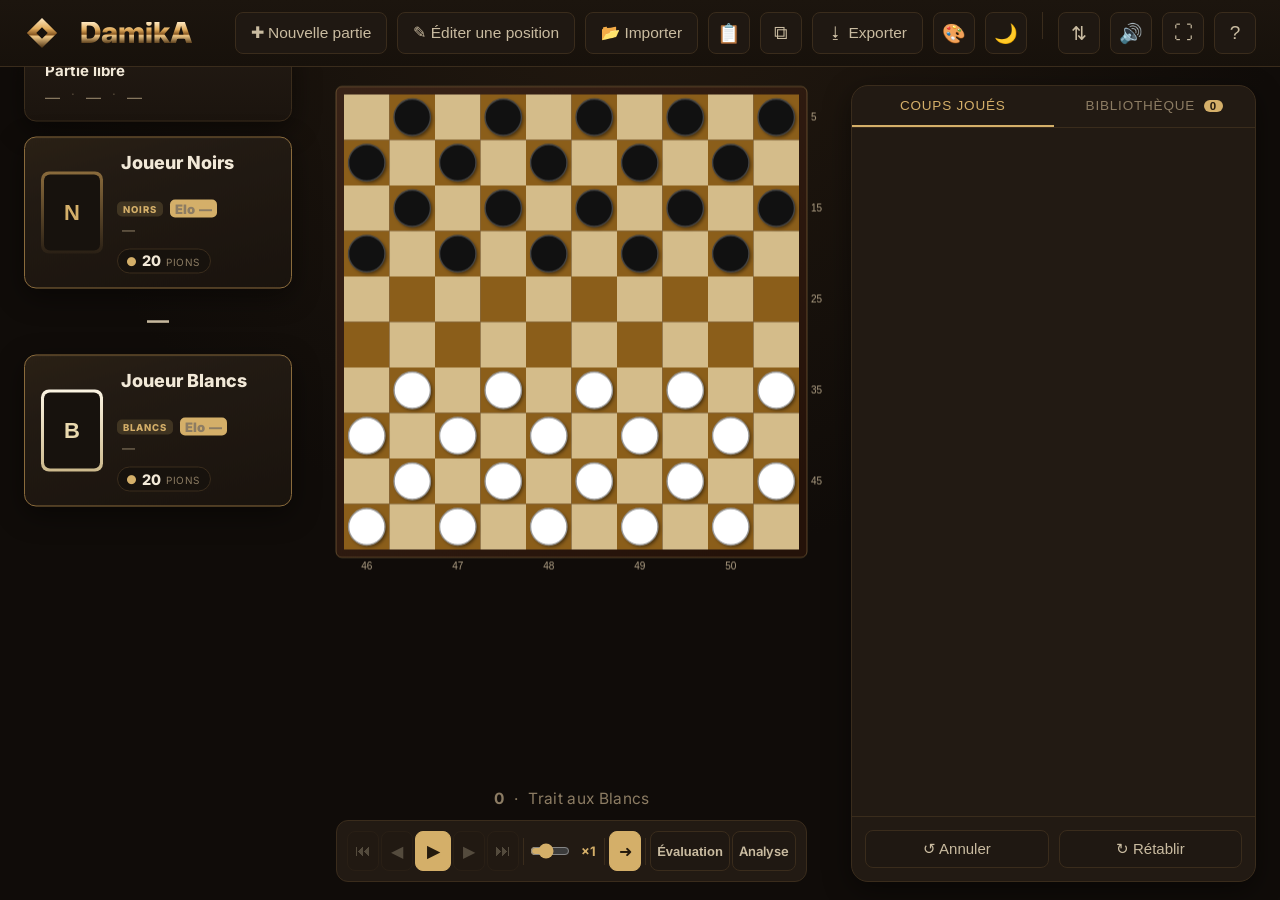
<file: index.html>
<!DOCTYPE html>
<html lang="fr" data-theme="dark">
<head>
<meta charset="UTF-8" />
<meta name="viewport" content="width=device-width, initial-scale=1, viewport-fit=cover" />
<title>DAMIKA</title>
<meta name="theme-color" content="#1a1410" />
<link rel="preconnect" href="https://fonts.googleapis.com" />
<link rel="preconnect" href="https://fonts.gstatic.com" crossorigin />
<link href="https://fonts.googleapis.com/css2?family=Inter:wght@800&display=swap" rel="stylesheet" />
<link rel="manifest" href="manifest.json" />
<link rel="icon" href="icons/icon-192.svg" type="image/svg+xml" />
<link rel="apple-touch-icon" href="icons/icon-192.svg" />
<link rel="stylesheet" href="css/style.css" />
</head>
<body>
<div id="app">

  <header class="topbar">
    <div class="topbar-inner">
      <div class="brand">
        <span class="brand-icon" aria-hidden="true">
          <svg viewBox="0 0 100 100" width="36" height="36">
            <defs>
              <!-- Couleurs pilotées par CSS (classes brand-c1..5, cf. --brand-c1..5 dans
                   style.css) plutôt que stop-color en dur : ce dégradé doit rester synchronisé
                   avec celui du wordmark (.brand-name) par thème sombre/clair. -->
              <linearGradient id="brandGrad" x1="0" y1="0" x2="0" y2="1">
                <stop offset="0%" class="brand-c1" />
                <stop offset="35%" class="brand-c2" />
                <stop offset="55%" class="brand-c3" />
                <stop offset="62%" class="brand-c4" />
                <stop offset="100%" class="brand-c5" />
              </linearGradient>
            </defs>
            <polygon points="50,8 92,50 50,92 8,50" fill="url(#brandGrad)" />
            <polygon points="50,34 66,50 50,66 34,50" class="brand-icon-cutout" />
          </svg>
        </span>
        <span class="brand-name" id="easter-egg">DamikA</span>
      </div>
      <div class="topbar-actions">
        <input type="file" id="pdn-file-input" accept=".pdn,.txt" multiple hidden />
        <button id="btn-new-game" class="action-btn" title="Nouvelle partie">✚ Nouvelle partie</button>
        <button id="btn-edit-position" class="action-btn" title="Poser une position à la main puis l'évaluer" aria-pressed="false">✎ Éditer une position</button>
        <button id="btn-import" class="action-btn" title="Importer un fichier PDN">📂 Importer</button>
        <button id="btn-paste" class="icon-btn" title="Coller une partie (presse-papier)">📋</button>
        <button id="btn-copy" class="icon-btn" title="Copier la partie (presse-papier)">⧉</button>
        <div class="dropdown" id="export-dropdown">
          <button id="btn-export" class="action-btn" title="Exporter">⭳ Exporter</button>
          <div class="dropdown-menu" id="export-menu" hidden>
            <button id="btn-export-pdn" class="dropdown-item">Format PDN</button>
            <button id="btn-export-txt" class="dropdown-item">Format TXT</button>
            <div class="dropdown-section-label">Diagramme / document</div>
            <button id="btn-export-image" class="dropdown-item">Image (PNG)</button>
            <button id="btn-export-pdf" class="dropdown-item">Partie complète (PDF)</button>
            <div class="dropdown-section-label">Partage</div>
            <button id="btn-share" class="dropdown-item">🔗 Partager (lien + QR code)</button>
          </div>
        </div>
        <div class="dropdown" id="theme-dropdown">
          <button id="btn-theme" class="icon-btn" title="Damier, pions et moteur d'analyse">🎨</button>
          <div class="dropdown-menu" id="theme-menu" hidden>
            <div class="dropdown-section-label">Damier</div>
            <div id="board-theme-options"></div>
            <div class="dropdown-section-label">Pions</div>
            <div id="piece-style-options"></div>
            <div class="dropdown-section-label">Taille des pions</div>
            <div id="piece-size-options"></div>
            <div class="dropdown-section-label">DamikA</div>
            <button id="btn-about" class="dropdown-item" title="Crédits, licence et code source">À propos de DamikA et de Scan</button>
          </div>
        </div>
        <button id="btn-ui-theme" class="icon-btn" title="Basculer thème sombre/clair">🌙</button>
        <div class="topbar-sep"></div>
        <button id="btn-flip" class="icon-btn" title="Retourner le plateau (F)">⇅</button>
        <div class="sound-control" id="sound-control">
          <button id="btn-mute" class="icon-btn" title="Couper le son">🔊</button>
          <div class="sound-popover" id="sound-popover">
            <div class="sound-popover-inner">
              <input type="range" id="sound-volume-slider" min="0" max="100" step="1">
              <span class="sound-volume-value" id="sound-volume-value">100%</span>
            </div>
          </div>
        </div>
        <button id="btn-fullscreen" class="icon-btn" title="Plein écran">⛶</button>
        <button id="btn-help" class="icon-btn" title="Raccourcis clavier (?)">?</button>
      </div>
    </div>
  </header>

  <!-- Indicateur discret "Enregistré" (apparaît quelques secondes après un enregistrement
       automatique d'une partie de la bibliothèque). position: fixed, hors flux, sans effet sur
       la mise en page. Cf. showSavedIndicator() dans main.js. -->
  <div class="save-indicator" id="save-indicator" aria-live="polite">✓ Enregistré</div>

  <main class="layout">
    <aside class="players-rail">
      <div class="game-meta-card" id="game-meta-bar">
        <span class="meta-chip meta-chip-event" data-field="Event" contenteditable="true" title="Événement">Partie libre</span>
        <div class="meta-chip-row">
          <span class="meta-chip" data-field="Site" contenteditable="true" title="Lieu">—</span>
          <span class="meta-sep">·</span>
          <span class="meta-chip" data-field="Date" contenteditable="true" title="Date">—</span>
          <span class="meta-sep">·</span>
          <span class="meta-chip" data-field="Round" contenteditable="true" title="Ronde">—</span>
        </div>
      </div>

      <div class="player-card" data-side="black">
        <button type="button" class="player-avatar-ring" data-side-ring="black" title="Changer la photo">
          <span class="player-avatar-inner" data-side-avatar="black">
            <span class="avatar-letter">N</span>
            <img class="avatar-photo" alt="" hidden>
          </span>
        </button>
        <div class="player-card-body">
          <div class="player-name-row">
            <div class="player-name" data-field="Black" contenteditable="true" spellcheck="false">Joueur Noirs</div>
            <span class="side-tag">Noirs</span>
            <span class="meta-field elo-badge" data-field="BlackElo" contenteditable="true" title="Elo">Elo —</span>
          </div>
          <div class="player-card-meta">
            <span class="meta-field" data-field="BlackTitle" contenteditable="true" title="Titre">—</span>
          </div>
          <div class="player-card-stats">
            <div class="stat-block" id="count-black">
              <i class="stat-icon">●</i>
              <span class="count-value">20</span>
              <span class="count-label">Pions</span>
            </div>
          </div>
        </div>
      </div>

      <div class="score-center" id="score-center" title="Score de la partie">
        <span class="score-center-value" id="score-value" data-field="Result" contenteditable="true" spellcheck="false">—</span>
      </div>
      <div class="player-card" data-side="white">
        <button type="button" class="player-avatar-ring" data-side-ring="white" title="Changer la photo">
          <span class="player-avatar-inner" data-side-avatar="white">
            <span class="avatar-letter">B</span>
            <img class="avatar-photo" alt="" hidden>
          </span>
        </button>
        <div class="player-card-body">
          <div class="player-name-row">
            <div class="player-name" data-field="White" contenteditable="true" spellcheck="false">Joueur Blancs</div>
            <span class="side-tag">Blancs</span>
            <span class="meta-field elo-badge" data-field="WhiteElo" contenteditable="true" title="Elo">Elo —</span>
          </div>
          <div class="player-card-meta">
            <span class="meta-field" data-field="WhiteTitle" contenteditable="true" title="Titre">—</span>
          </div>
          <div class="player-card-stats">
            <div class="stat-block" id="count-white">
              <i class="stat-icon">●</i>
              <span class="count-value">20</span>
              <span class="count-label">Pions</span>
            </div>
          </div>
        </div>
      </div>
    </aside>

    <section class="board-column">

      <div class="board-stage">
        <div class="eval-bar" id="eval-bar" hidden aria-hidden="true">
          <div class="eval-bar-white" id="eval-bar-white"></div>
          <div class="eval-bar-ticks" aria-hidden="true">
            <i class="eval-bar-tick" data-k="-2"></i><i class="eval-bar-tick" data-k="-1"></i><i class="eval-bar-tick" data-k="-0.5"></i>
            <i class="eval-bar-tick eval-bar-tick-center" data-k="0"></i>
            <i class="eval-bar-tick" data-k="0.5"></i><i class="eval-bar-tick" data-k="1"></i><i class="eval-bar-tick" data-k="2"></i>
          </div>
          <div class="eval-bar-zone" aria-hidden="true"></div>
          <div class="eval-bar-light" aria-hidden="true"></div>
          <div class="eval-bar-line"></div>
        </div>
        <div class="board-wrap">
          <canvas id="board-canvas"></canvas>
        </div>
      </div>

      <div class="status-line" id="status-line">
        <span class="tempo-delta" id="tempo-delta" title="Compteur de temps (théorie des finales)">0</span>
        <span class="status-sep">·</span>
        <span id="status-text">Trait aux Blancs</span>
      </div>

      <div class="editor-bar" id="editor-bar" hidden>
        <div class="editor-row" role="toolbar" aria-label="Pièces à poser">
          <button type="button" class="editor-tool" data-tool="wm" title="Pion blanc"><i class="editor-piece wm"></i>Pion blanc</button>
          <button type="button" class="editor-tool" data-tool="bm" title="Pion noir"><i class="editor-piece bm"></i>Pion noir</button>
          <button type="button" class="editor-tool" data-tool="wk" title="Dame blanche"><i class="editor-piece wk"></i>Dame blanche</button>
          <button type="button" class="editor-tool" data-tool="bk" title="Dame noire"><i class="editor-piece bk"></i>Dame noire</button>
          <button type="button" class="editor-tool" data-tool="erase" title="Gomme : efface la pièce de la case"><i class="editor-piece er"></i>Gomme</button>
        </div>
        <div class="editor-row">
          <span class="editor-label">Trait aux</span>
          <button type="button" class="editor-side" data-side="w" aria-pressed="true">Blancs</button>
          <button type="button" class="editor-side" data-side="b" aria-pressed="false">Noirs</button>
          <span class="editor-spacer"></span>
          <button type="button" class="editor-btn" id="editor-clear">Vider</button>
          <button type="button" class="editor-btn" id="editor-start">Position initiale</button>
        </div>
        <div class="editor-message" id="editor-message" role="status"></div>
        <div class="editor-row editor-actions">
          <button type="button" class="editor-btn" id="editor-cancel" title="Quitter sans rien changer (Échap)">Annuler</button>
          <button type="button" class="editor-btn editor-primary" id="editor-analyse" title="Jouer à partir de cette position et lancer l'évaluation">Évaluer</button>
        </div>
      </div>

      <div class="controls-bar">
        <button id="btn-first" class="ctrl-btn" title="Début (Origine)">⏮</button>
        <button id="btn-prev" class="ctrl-btn" title="Coup précédent (←)">◀</button>
        <button id="btn-play" class="ctrl-btn ctrl-btn-main" title="Lecture auto (Espace)">▶</button>
        <button id="btn-next" class="ctrl-btn" title="Coup suivant (→)">▶</button>
        <button id="btn-last" class="ctrl-btn" title="Fin">⏭</button>
        <div class="ctrl-sep"></div>
        <label class="ctrl-speed-label" title="Vitesse de lecture">
          <span class="ctrl-speed-text">Vitesse</span>
          <input type="range" id="speed-slider" min="1" max="10" value="4" step="1" />
          <span id="speed-value">×1</span>
        </label>
        <div class="ctrl-sep"></div>
        <div class="arrow-control" id="arrow-control">
          <button id="btn-toggle-arrow" class="ctrl-btn" title="Afficher/masquer la flèche du dernier coup">➜</button>
          <div class="arrow-popover" id="arrow-popover">
            <div class="arrow-popover-inner">
              <span class="arrow-popover-label">Durée</span>
              <button type="button" class="arrow-duration-btn" data-duration="0">Permanente</button>
              <button type="button" class="arrow-duration-btn" data-duration="2">2s</button>
              <button type="button" class="arrow-duration-btn" data-duration="3">3s</button>
              <button type="button" class="arrow-duration-btn" data-duration="5">5s</button>
            </div>
          </div>
        </div>
        <div class="ctrl-sep"></div>
        <button id="btn-analysis" class="ctrl-btn ctrl-btn-text" title="Évaluation en direct par le moteur : barre d'évaluation et meilleur coup (A)" aria-pressed="false">Évaluation</button>
        <a id="link-film" class="ctrl-btn ctrl-btn-text" href="film.html" title="Analyse de la partie : imprécisions cumulées et plus grosses pertes, calculées par Scan sur la partie affichée" aria-label="Analyse de la partie">Analyse</a>
      </div>
    </section>

    <aside class="side-panel">
      <div class="analysis-strip" id="analysis-strip" hidden>
        <div class="analysis-plate" id="analysis-plate" data-adv="even">
          <span class="analysis-score" id="analysis-score">…</span>
        </div>
        <div class="analysis-side">
          <span class="analysis-meta" id="analysis-meta"></span>
          <span class="analysis-best" id="analysis-best" hidden>
            Meilleur : <strong class="analysis-best-move" id="analysis-best-move"></strong>
            <span class="analysis-pv" id="analysis-pv"></span>
          </span>
        </div>
      </div>
      <div class="panel-tabs">
        <button class="panel-tab active" id="tab-moves" data-tab="moves">Coups joués</button>
        <button class="panel-tab" id="tab-library" data-tab="library">Bibliothèque <span id="library-count" class="tab-badge" hidden>0</span></button>
      </div>
      <div class="panel-body" id="panel-moves">
        <ol class="move-list" id="move-list" tabindex="0"></ol>
        <div class="panel-footer">
          <button id="btn-undo" class="text-btn">↺ Annuler</button>
          <button id="btn-redo" class="text-btn">↻ Rétablir</button>
          <button type="button" id="btn-revert-original-moves" class="text-btn revert-original-btn" title="Revenir à la version d'origine de cette partie" aria-label="Revenir à la version d'origine" hidden>⟲</button>
        </div>
      </div>
      <div class="panel-body" id="panel-library" hidden>
        <input type="file" id="library-file-input" accept=".pdn,.txt" hidden />
        <div class="library-head">
          <div class="library-head-title">
            <div class="library-name" id="library-name" contenteditable="true" spellcheck="false" data-placeholder="Bibliothèque sans nom" title="Cliquer pour nommer la bibliothèque"></div>
            <span class="library-head-count" id="library-head-count"></span>
          </div>
          <button type="button" id="btn-revert-original" class="library-icon-btn revert-original-btn" title="Revenir à la version d'origine de cette partie" aria-label="Revenir à la version d'origine" hidden>↺</button>
          <button type="button" id="btn-library-menu" class="library-icon-btn" title="Actions de la bibliothèque" aria-label="Actions de la bibliothèque" aria-haspopup="true" aria-expanded="false">⋯</button>
          <div class="library-menu" id="library-menu" hidden>
            <button type="button" id="btn-library-add-current" class="library-menu-item" title="Ajouter la partie actuellement affichée à la bibliothèque">➕ Ajouter la partie</button>
            <button type="button" id="btn-library-save" class="library-menu-item" title="Enregistre TOUTE la bibliothèque active dans un fichier .pdn">💾 Sauvegarder la bibliothèque</button>
            <button type="button" id="btn-library-open" class="library-menu-item" title="Charge un fichier .pdn (remplace la bibliothèque active)">📁 Ouvrir une bibliothèque</button>
          </div>
        </div>
        <div class="library-search-row" id="library-search-row">
          <input type="search" class="library-search-input" id="library-search-input" placeholder="Rechercher (joueur, tournoi)…" autocomplete="off" spellcheck="false">
          <div class="library-filters" role="group" aria-label="Filtrer les parties">
            <button type="button" class="library-filter-btn active" id="library-filter-all" title="Toutes les parties" aria-pressed="true">Toutes</button>
            <button type="button" class="library-filter-btn" id="library-filter-recent" title="Récentes : n'afficher que les parties ouvertes récemment" aria-pressed="false">Récentes</button>
            <button type="button" class="library-filter-btn" id="library-filter-favorites" title="Favoris : n'afficher que les parties favorites" aria-pressed="false">Favoris</button>
          </div>
        </div>
        <ul class="library-list" id="library-list"></ul>
        <div class="library-empty" id="library-empty">Aucune partie importée pour l'instant.</div>
        <div class="library-empty" id="library-filter-empty" hidden>Aucune partie dans ce filtre.</div>
      </div>
    </aside>
  </main>

  <div class="toast" id="toast" hidden></div>
  <div class="player-photo-popover" id="player-photo-popover" hidden>
    <div class="player-photo-popover-title" id="player-photo-popover-title">Photo du joueur</div>
    <input type="file" id="player-photo-file-input" accept="image/*" hidden>
    <button type="button" class="text-btn" id="player-photo-choose-file">📁 Choisir un fichier</button>
    <div class="player-photo-popover-sep">ou</div>
    <input type="text" id="player-photo-url-input" placeholder="Coller l'URL d'une photo (ex. Toernooibase)">
    <button type="button" class="text-btn" id="player-photo-use-url">Utiliser cette URL</button>
    <div class="player-photo-popover-sep">ou</div>
    <button type="button" class="text-btn" id="player-photo-fetch-toernooibase" title="Recherche automatique par nom sur Toernooibase">🔍 Récupérer sur Toernooibase</button>
    <div class="player-photo-popover-actions">
      <button type="button" class="text-btn" id="player-photo-remove">Retirer la photo</button>
      <button type="button" class="text-btn" id="player-photo-close">Fermer</button>
    </div>
  </div>
  <div class="move-comment-popover" id="move-comment-popover" hidden>
    <div class="move-annotation-row" id="move-annotation-row">
      <button type="button" class="move-annotation-btn" data-symbol="!" title="Bon coup (!)">!</button>
      <button type="button" class="move-annotation-btn" data-symbol="?" title="Coup faible (?)">?</button>
      <button type="button" class="move-annotation-btn" data-symbol="!!" title="Excellent coup (!!)">!!</button>
      <button type="button" class="move-annotation-btn" data-symbol="??" title="Gaffe (??)">??</button>
    </div>
    <textarea id="move-comment-input" placeholder="Commentaire sur ce coup…" rows="7"></textarea>
    <label class="move-comment-diagram-toggle">
      <input type="checkbox" id="move-comment-diagram">
      Inclure un diagramme de cette position dans l'export PDF
    </label>
    <div class="move-comment-actions">
      <button id="move-comment-close" class="text-btn">Fermer</button>
    </div>
  </div>
  <div class="dropzone-overlay" id="dropzone-overlay" hidden>
    <div class="dropzone-message">Déposer le fichier PDN ici</div>
  </div>
  <div class="confirm-overlay" id="confirm-overlay" hidden>
    <div class="confirm-box">
      <div class="confirm-message" id="confirm-message"></div>
      <div class="confirm-actions">
        <button id="confirm-cancel" class="text-btn">Annuler</button>
        <button id="confirm-ok" class="action-btn confirm-ok-btn">Confirmer</button>
      </div>
    </div>
  </div>
  <div class="confirm-overlay" id="export-image-overlay" hidden>
    <div class="confirm-box">
      <div class="confirm-message">Exporter le diagramme en image</div>
      <div class="export-image-format-row">
        <label><input type="radio" name="export-image-format" value="png" checked> PNG</label>
        <label><input type="radio" name="export-image-format" value="jpeg"> JPEG</label>
      </div>
      <div class="confirm-actions">
        <button id="export-image-cancel" class="text-btn">Annuler</button>
        <button id="export-image-ok" class="action-btn confirm-ok-btn">Exporter</button>
      </div>
    </div>
  </div>
  <div class="confirm-overlay" id="share-overlay" hidden>
    <div class="confirm-box share-box">
      <div class="share-title">Partager la partie</div>
      <div class="share-warning" id="share-warning" hidden></div>
      <div class="share-body" id="share-body">
        <div class="share-link-row">
          <input type="text" id="share-link-input" readonly>
          <button type="button" class="text-btn" id="share-copy-btn">Copier le lien</button>
        </div>
        <div class="share-qr" id="share-qr"></div>
      </div>
      <div class="confirm-actions">
        <button id="share-close-btn" class="text-btn">Fermer</button>
      </div>
    </div>
  </div>
  <div class="confirm-overlay" id="help-overlay" hidden>
    <div class="confirm-box help-box">
      <div class="help-header">
        <div class="help-title">Raccourcis clavier</div>
        <button type="button" class="help-close-x" id="help-close-x" title="Fermer" aria-label="Fermer">✕</button>
      </div>
      <div class="help-shortcuts">
        <div class="help-row"><div class="help-keys"><kbd>←</kbd></div><span>Coup précédent</span></div>
        <div class="help-row"><div class="help-keys"><kbd>→</kbd></div><span>Coup suivant</span></div>
        <div class="help-row"><div class="help-keys"><kbd>Espace</kbd></div><span>Lecture automatique (marche/pause)</span></div>
        <div class="help-row"><div class="help-keys"><kbd>F</kbd></div><span>Retourner le plateau</span></div>
        <div class="help-row"><div class="help-keys"><kbd>A</kbd></div><span>Évaluation en direct (barre d'évaluation, score, meilleur coup)</span></div>
        <div class="help-row"><div class="help-keys"><kbd>Ctrl</kbd><span class="help-key-plus">+</span><kbd>S</kbd></div><span>Enregistrer les modifications de la partie active</span></div>
        <div class="help-row"><div class="help-keys"><kbd>Ctrl</kbd><span class="help-key-plus">+</span><kbd>V</kbd></div><span>Coller une partie (presse-papier)</span></div>
        <div class="help-row"><div class="help-keys"><kbd>Échap</kbd></div><span>Fermer la fenêtre ouverte (commentaire, photo, cette aide...)</span></div>
        <div class="help-row"><div class="help-keys"><kbd>?</kbd></div><span>Afficher cette aide</span></div>
      </div>
      <button type="button" class="help-about-link" id="help-about-link">À propos de DamikA et de Scan…</button>
    </div>
  </div>
  <!-- Écran « À propos » (P25) : crédit de Scan (GPL-3.0), liens vers le code et les licences. Ouvert depuis le menu 🎨
       ou depuis l'aide (touche ?). Les liens relatifs pointent des fichiers publiés avec le site (deploy.ps1). -->
  <div class="confirm-overlay" id="about-overlay" hidden>
    <div class="confirm-box help-box about-box" role="dialog" aria-modal="true" aria-labelledby="about-title">
      <div class="help-header">
        <div class="help-title" id="about-title">À propos de DamikA</div>
        <button type="button" class="help-close-x" id="about-close-x" title="Fermer" aria-label="Fermer">✕</button>
      </div>
      <p class="about-credit" id="about-credit">Moteur : <a href="https://github.com/rhalbersma/scan" target="_blank" rel="noopener"><strong>Scan 3.1</strong></a>, de <strong>Fabien Letouzey</strong> — licence GPL-3.0-or-later.</p>
      <p class="about-text">DamikA est une application de visuel et d'analyse pour les dames internationales (10×10). DamikA est publié sous licence GPL-3.0 ou ultérieure.</p>
      <ul class="about-links">
        <li><a href="LICENSE" target="_blank" rel="noopener">Licence GPL-3.0</a> (texte complet) · <a href="NOTICE" target="_blank" rel="noopener">NOTICE</a> (autres composants)</li>
        <li><a href="https://github.com/Mikado1666/DamikA" target="_blank" rel="noopener">Code de DamikA</a> · <a href="third_party/scan/BUILD.txt" target="_blank" rel="noopener">source exact du binaire de Scan</a></li>
      </ul>
    </div>
  </div>
</div>

<script src="js/vendor/jspdf.umd.min.js"></script>
<script src="js/vendor/lz-string.min.js"></script>
<script src="js/vendor/qrcode.min.js"></script>
<script type="module" src="js/main.js"></script>
</body>
</html>
</file>
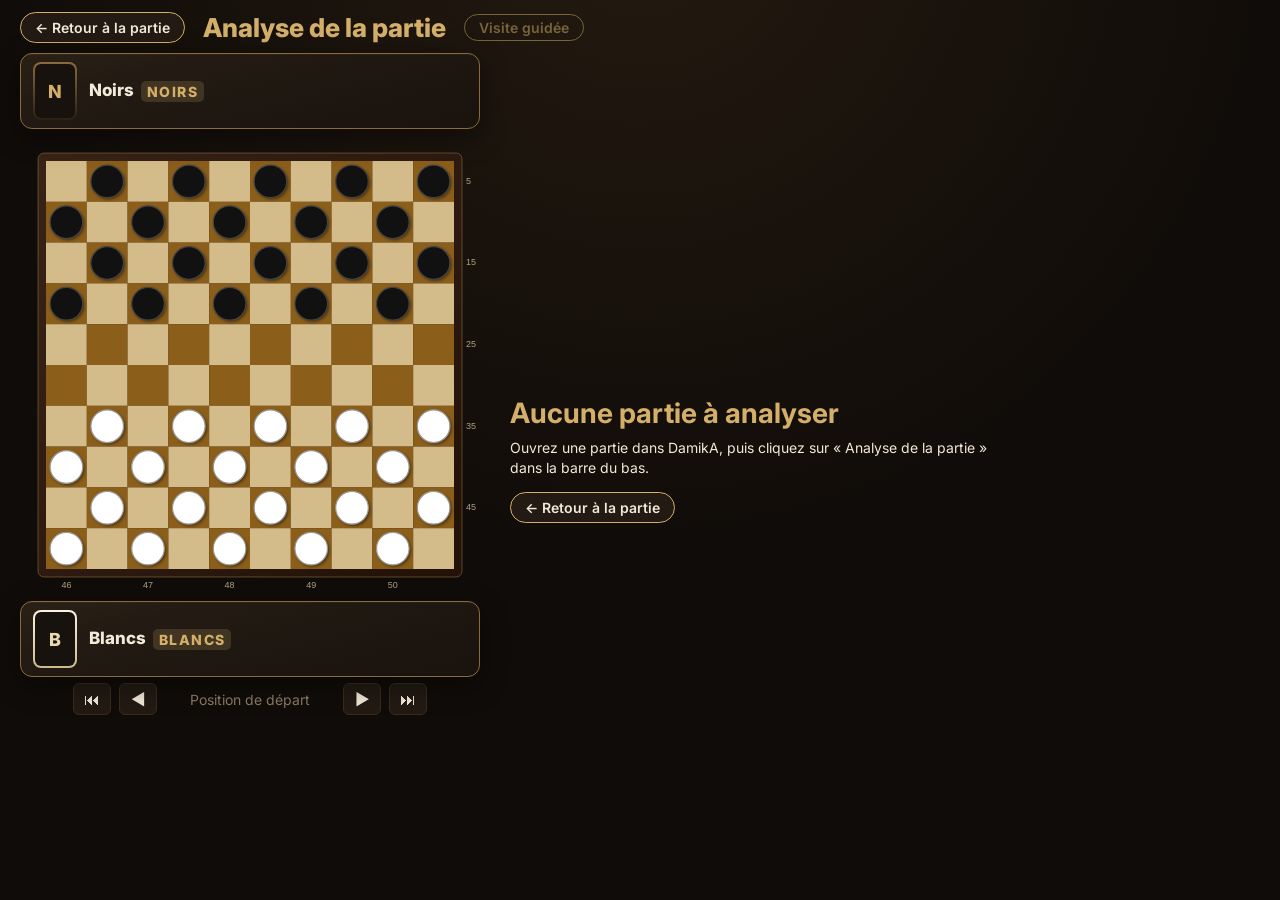
<file: film.html>
<!doctype html>
<html lang="fr">
<head>
<meta charset="utf-8" />
<meta name="viewport" content="width=device-width, initial-scale=1" />
<title>Analyse de la partie — DamikA</title>
<link rel="preconnect" href="https://fonts.googleapis.com" />
<link rel="preconnect" href="https://fonts.gstatic.com" crossorigin />
<link href="https://fonts.googleapis.com/css2?family=Inter:wght@800&display=swap" rel="stylesheet" />
<link rel="stylesheet" href="css/style.css" />
<link rel="stylesheet" href="css/film.css" />
</head>
<body>
<main class="film" id="film">
  <header class="film-head">
    <a class="film-back" href="index.html" title="Revenir à la partie dans DamikA">← Retour à la partie</a>
    <h1 class="film-title">Analyse de la partie</h1>
    <button type="button" class="film-tour-btn" id="film-tour-btn" disabled title="Disponible quand l'analyse est terminée">Visite guidée</button>
    <div class="film-progress" id="film-progress" role="status" hidden>
      <span class="film-progress-label" id="film-progress-label"></span>
      <span class="film-progress-bar"><span class="film-progress-fill" id="film-progress-fill"></span></span>
      <button type="button" class="film-game-btn" id="film-cancel">Annuler</button>
    </div>
    <nav class="film-games" id="film-games" aria-label="Parties (mode test)" hidden></nav>
  </header>

  <section class="film-board-col" aria-label="Damier">
    <div class="film-info" id="film-info" hidden></div>
    <div class="film-players film-players-top" id="film-top"></div>
    <div class="film-board-wrap"><canvas id="film-board" aria-label="Damier de la position choisie"></canvas></div>
    <div class="film-players film-players-bottom" id="film-bottom"></div>
    <div class="film-nav">
      <button type="button" id="film-first" title="Début">⏮</button>
      <button type="button" id="film-prev" title="Coup précédent (←)">◀</button>
      <span class="film-ply" id="film-ply"></span>
      <button type="button" id="film-next" title="Coup suivant (→)">▶</button>
      <button type="button" id="film-last" title="Fin">⏭</button>
    </div>
  </section>

  <section class="film-side" id="film-side">
    <div class="film-msg" id="film-msg" role="status">
      <h2 id="film-msg-title"></h2>
      <p id="film-msg-text"></p>
      <a class="film-back" href="index.html">← Retour à la partie</a>
    </div>
    <div class="film-panel film-story" id="film-story-panel">
      <div class="story-head"><h2>Le récit de la partie</h2><button type="button" class="mc-btn story-more" id="film-story-more" hidden aria-expanded="false">Lire la suite</button></div>
      <div class="film-story-text" id="film-story-text"></div>
      <div class="film-story-pop" id="film-story-pop" role="dialog" aria-label="Le récit de la partie" hidden>
        <div class="story-head"><h2>Le récit de la partie</h2><button type="button" class="mc-btn" id="film-story-close">Fermer</button></div>
        <div class="story-pop-text" id="film-story-pop-text"></div>
      </div>
    </div>
    <div class="film-panel film-chart-panel">
      <div class="film-panel-head">
        <div class="film-head-left">
          <div class="film-toggle" role="group" aria-label="Courbe affichée">
            <button type="button" class="active" data-view="eval" aria-pressed="true">Évaluation</button>
            <button type="button" data-view="cum" aria-pressed="false">Imprécisions cumulées</button>
          </div>
          <span class="film-help" tabindex="0" role="note" aria-label="Aide sur la courbe"><span class="film-help-q">?</span><span class="film-help-tip" id="film-help-chart"></span></span>
        </div>
        <div class="film-zoom" role="group" aria-label="Zoom sur la courbe" title="Zoom : Ctrl + molette, ou glisser sur la courbe">
          <button type="button" id="film-zoom-out" class="zb" aria-label="Zoom arrière" disabled>−</button>
          <button type="button" id="film-zoom-in" class="zb" aria-label="Zoom avant">+</button>
          <button type="button" id="film-zoom-all" class="zb zb-text" hidden>Tout voir</button>
        </div>
        <div class="film-legend" id="film-legend"></div>
      </div>
      <div class="film-chart-box" id="film-chart-box"><svg id="film-chart" viewBox="0 0 600 250" preserveAspectRatio="xMidYMid meet" role="img" aria-label="Courbe d'évaluation de la partie, vue des Blancs"></svg><div class="film-sel" id="film-sel" hidden></div>
        <div class="film-bubble" id="film-bubble" role="dialog" aria-label="Détail du moment critique" tabindex="-1" hidden></div></div>
      <div class="film-zoombar" id="film-zoombar">
        <div class="film-zoomnav" id="film-zoomnav" hidden>
          <button type="button" id="film-pan-l" class="zb" title="Reculer dans la partie" aria-label="Plage précédente">◀</button>
          <div class="film-zoomtrack" id="film-nav"><div class="film-nav-thumb" id="film-nav-thumb"></div></div>
          <button type="button" id="film-pan-r" class="zb" title="Avancer dans la partie" aria-label="Plage suivante">▶</button>
        </div>
      </div>
      <div class="film-pills" id="film-pills" role="group" aria-label="Moments critiques" hidden></div>
    </div>
  </section>

  <footer class="film-foot" id="film-foot"></footer>
</main>
<div class="film-tip" id="film-tip" hidden aria-hidden="true">
  <div class="film-tip-board"><canvas id="film-tip-canvas"></canvas></div>
  <div class="tip-move" id="film-tip-move"></div>
  <div class="tip-eval" id="film-tip-eval"></div>
  <div class="tip-fault" id="film-tip-fault" hidden></div>
</div>
<div class="film-tour" id="film-tour" hidden>
  <svg class="tour-veil" id="tour-veil" aria-hidden="true"></svg>
  <div class="tour-bubble" id="tour-bubble" role="dialog" aria-modal="true" aria-labelledby="tour-title" aria-describedby="tour-text" tabindex="-1">
    <div class="tour-step" id="tour-step"></div>
    <h2 class="tour-title" id="tour-title"></h2>
    <p class="tour-text" id="tour-text"></p>
    <div class="tour-btns">
      <button type="button" class="mc-btn tour-quit" id="tour-quit">Quitter</button>
      <button type="button" class="mc-btn tour-prev" id="tour-prev">Précédent</button>
      <button type="button" class="mc-btn tour-next" id="tour-next">Suivant</button>
    </div>
  </div>
</div>
<script type="module" src="js/film.js"></script>
</body>
</html>
</file>
<file: css/style.css>
/* ---------- Thème sombre (défaut) ---------- */
:root {
  --bg-0: #100c09;
  --bg-1: #17120d;
  --bg-2: #1f1812;
  --panel: #221a13;
  --panel-border: #3a2c1c;
  --text-0: #f2e9d8;
  --text-1: #c9bba0;
  --text-2: #8c7c63;
  /* Largeur du panneau de droite (Bloc 3) : valeur UNIQUE et FIXE, jamais élargie par son contenu
     (sinon BoardRenderer.resize(), qui mesure ce panneau, rétrécit le damier). */
  --side-panel-w: 405px;
  --gold: #d4af69;
  --gold-soft: rgba(212, 175, 105, 0.18);
  --gold-dim: #8a6b3c;
  --accent-white: #f2e9d8;
  --accent-black: #171310;
  --success: #7ad3a0;
  --danger: #e2694f;
  --radius-lg: 17px;
  --radius-md: 12px;
  --radius-sm: 8px;
  --shadow-panel: 0 8px 28px rgba(0, 0, 0, 0.45);
  color-scheme: dark;

  /* Dégradé du logo "DamikA" (wordmark .brand-name ET losange .brand-icon, cf. les <stop
     class="brand-c*"> du SVG inline dans index.html — un dégradé unique piloté par ces 5
     variables, pour que les deux éléments du logo restent synchronisés par thème). */
  --brand-c1: #ffe9c2;
  --brand-c2: #e0ab5c;
  --brand-c3: #8a5a24;
  --brand-c4: #f0c887;
  --brand-c5: #4a2f10;
  --brand-gradient: linear-gradient(180deg, var(--brand-c1) 0%, var(--brand-c2) 35%, var(--brand-c3) 55%, var(--brand-c4) 62%, var(--brand-c5) 100%);

  /* Header (fond du bandeau du haut) */
  --header-grad-1: #1c150e;
  --header-grad-2: #17110b;

  /* Damier (canvas) : cadre, coordonnées, surbrillances, flèche — lus par board.js via
     getComputedStyle() (cf. BoardRenderer.applyUiTheme()). Le thème de damier "Bois" (celui
     par défaut, cf. BOARD_THEMES dans board.js) suit ces variables ; les 3 autres thèmes de
     damier (Ardoise/Vert/Beige, choix cosmétique indépendant) restent fixes quel que soit le
     thème d'interface. */
  --board-frame-1: #3a2418;
  --board-frame-2: #241209;
  --board-frame-border: rgba(212, 175, 105, 0.35);
  --board-light: #d4bc8a;
  --board-dark: #8b5e1a;
  --board-dark-hl: #b07820;
  --coord-text: rgba(230, 210, 175, 0.75);
  --select-stroke: #ffd76a;
  --select-glow: rgba(255, 215, 106, 0.7);
  --mandatory-color: 255, 140, 40;
  --target-color: rgba(120, 220, 180, 0.55);
  --arrow-color: #5bc8ff;
  /* Analyse (étage 2b) : flèche du MEILLEUR coup (distincte de --arrow-color, dernier coup),
     barre d'évaluation (part blanche / part sombre). */
  --best-arrow-color: #7ddc6a;
  --eval-white-1: #fffaf0;
  --eval-white-2: #e6d4ab;
  --eval-dark-1: #7a6c5e;
  --eval-dark-2: #3d342c;
  --eval-border: rgba(226, 190, 120, 0.9);
  --eval-glow: rgba(255, 205, 100, 0.85);
  --eval-light: rgba(255, 210, 110, 1);
  --eval-zone: rgba(255, 200, 80, 0.38);
  --eval-tick: rgba(170, 156, 136, 0.95);
  /* Écran d'analyse (P41) : pastilles des fautes signalées, une couleur par gravité, et chiffre posé dessus. */
  --fault-light: #e8c25a;
  --fault-mid: #f08a3c;
  --fault-major: #ff6a55;
  --fault-on: #1a120a;
  /* Visite guidée de l'écran d'analyse (P49) : voile sur le reste de l'écran, contour doré de la zone expliquée (clair sur le voile, 3:1 exigé). */
  --tour-veil: rgba(6, 4, 2, 0.74);
  --tour-ring: #f0cf85;
  /* Plaque de score (grand nombre sous le damier) : un fond par camp qui a l'avantage. */
  --plate-white-bg: linear-gradient(180deg, #fff8e6 0%, #ecdcb6 100%);
  --plate-white-fg: #2a1c0a;
  --plate-black-bg: linear-gradient(180deg, #403730 0%, #161210 100%);
  --plate-black-fg: #f6ecd8;
  --plate-even-bg: linear-gradient(180deg, #2c2116 0%, #1a130c 100%);
  --plate-mate-bg: linear-gradient(180deg, #ffe9a8 0%, #d9a441 100%);
  --plate-mate-fg: #2a1805;
  --black-name-accent: #c9a06a;
  /* Fond des chips/boutons "pleins" (elo-badge, .tab-badge, bouton lecture, coup courant) :
     DISTINCT de --gold (couleur d'accent TEXTE, assombrie en thème clair pour rester lisible
     sur fond crème — donc trop proche du texte #241a0d une fois utilisée en fond de pastille
     pleine). --gold-chip reste assez clair/saturé pour un texte foncé dessus, dans tous les
     thèmes. */
  --gold-chip: #d4af69;

  /* "Plaque tournoi" (fond des cartes joueurs et du bloc infos tournoi, cf. .player-card et
     .game-meta-card) : dégradé décoratif volontairement sombre en thème sombre (contraste
     avec le fond, cf. --panel qui n'apparaît qu'au centre du dégradé). En thème clair, ces
     extrémités doivent elles aussi s'éclaircir : sinon le texte tertiaire (--text-2, assombri
     pour lire sur fond clair) se retrouve en texte sombre SUR fond sombre à ces endroits du
     dégradé — c'était le bug "Série Nationale illisible" (retour Mickaël). */
  --plaque-1: #2a2015;
  --plaque-2: #19130d;
  --meta-plaque: #1b140e;
  /* Variables sémantiques ajoutées pour la lisibilité du thème clair : ici (thème sombre) elles
     reprennent EXACTEMENT les valeurs qui étaient en dur, le thème sombre ne change pas. */
  --gold-text: var(--gold);            /* couleur d'accent utilisée comme TEXTE */
  --gold-accent: #d4af69;               /* or "décoratif" (jauge, survol) : jamais assombri */
  --bg-glow: #241a10;                   /* centre du dégradé du fond de page */
  --on-gold: #241a0d;                   /* texte sur fond --gold-accent */
  --side-tag-bg: var(--gold-soft);      /* pastille BLANCS / NOIRS des cartes joueurs */
  --side-tag-fg: var(--gold);
  --elo-badge-fg: var(--text-2);
  --meta-sep-opacity: 0.5;
  --chip-border: var(--gold-chip);      /* contour des boutons "pleins" dorés (lecture, Analyse, durée active) */
  --on-danger: var(--accent-white);
  --best-move-text: var(--best-arrow-color);
  --avatar-ring-white: linear-gradient(180deg, #fbf4e3, #ccb98c);
  --avatar-ring-black: linear-gradient(180deg, #8a6b3c, #2a2015);
  --avatar-bg-white: var(--bg-1);
  --avatar-bg-black: var(--bg-1);
  --avatar-letter-white: #e9d9ae;
  --avatar-letter-black: var(--gold);
}

/* ---------- Thème clair "Miel doré" (caramel/miel) ---------------------------------------
   Toggle Sombre/Clair dans le bandeau (main.js), persisté dans localStorage. Le thème sombre
   ci-dessus reste le défaut. */
:root[data-theme="light"] {
  --bg-0: #ddd2ba;
  --bg-1: #d8c59d;
  --bg-2: #cfb47e;
  --panel: #e6d9be;
  --panel-border: #7d5c30;
  --text-0: #2c1a05;
  --text-1: #402a0b;
  /* Assombri par rapport à un simple "text-1 éclairci" : à ce niveau de luminosité (#97794c),
     le texte tertiaire (libellé "Pions", titre MI/GMI, ligne secondaire du bloc tournoi...)
     devenait illisible sur les fonds clairs/plaques du thème (retour Mickaël). */
  --text-2: #4d3410;
  --gold: #7c500e;
  --gold-soft: rgba(200, 144, 46, 0.18);
  --gold-dim: #6e4710;
  --accent-white: #3a2408;
  --accent-black: #fbf1de;
  --success: #1a6340;
  --danger: #7e2312;
  --shadow-panel: 0 6px 20px rgba(70, 42, 8, 0.32);
  color-scheme: light;

  /* Dégradé du logo (wordmark ET losange, cf. --brand-c1..5 plus haut) assombri
     spécifiquement pour ce thème : la version bronze/doré du thème sombre (tons clairs
     #ffe9c2/#f0c887) se fondait dans le fond miel/caramel une fois ce thème actif (retour
     Mickaël) — mêmes teintes bronze, mais nettement plus sombres, pour rester lisibles sur
     ce fond clair (pas de contour ni d'ombre portée). */
  --brand-c1: #6b4310;
  --brand-c2: #4a2f0c;
  --brand-c3: #241505;
  --brand-c4: #5a3a12;
  --brand-c5: #150c03;
  --brand-gradient: linear-gradient(180deg, var(--brand-c1) 0%, var(--brand-c2) 35%, var(--brand-c3) 55%, var(--brand-c4) 62%, var(--brand-c5) 100%);

  --header-grad-1: #dacba6;
  --header-grad-2: #d1b885;

  --board-frame-1: #7a4a1a;
  --board-frame-2: #4a2c0c;
  --board-frame-border: rgba(140, 94, 30, 0.45);
  --board-light: #f3dfae;
  --board-dark: #c08a3c;
  --board-dark-hl: #dba658;
  --coord-text: rgba(44, 26, 5, 0.95);
  --select-stroke: #e0a020;
  --select-glow: rgba(224, 160, 32, 0.55);
  --mandatory-color: 200, 70, 10;
  --target-color: rgba(30, 130, 110, 0.55);
  --arrow-color: #1f7a8c;
  --best-arrow-color: #1f8f3a;
  --eval-white-1: #efe5cd;
  --eval-white-2: #d8caa6;
  --eval-dark-1: #6a5846;
  --eval-dark-2: #2c2118;
  --eval-border: rgba(143, 94, 24, 0.95);
  --eval-glow: rgba(200, 130, 20, 0.8);
  --eval-light: rgba(255, 186, 60, 1);
  --eval-zone: rgba(224, 150, 20, 0.4);
  --eval-tick: rgba(120, 98, 66, 0.95);
  /* Contrastes mesurés (WCAG) contre --panel #e6d9be : légère 4,7:1, faute 4,1:1, majeure 5,8:1 (graphiques, 3:1 exigé ; la
     couleur « majeure » sert aussi de texte : 4,5:1 exigé, 5,8:1) ; chiffre --fault-on sur la pastille : 6,2 / 5,4 / 7,7:1. */
  --fault-light: #7a5800;
  --fault-mid: #a1500a;
  --fault-major: #9c1c14;
  --fault-on: #fff8ea;
  /* Visite guidée (P49) : voile brun sombre sur le beige (contour #f5d58a contre le voile ≈ 5:1) ; bulle = --panel / --text-0 (contrastes de l'appli). */
  --tour-veil: rgba(34, 22, 8, 0.66);
  --tour-ring: #f5d58a;
  --plate-white-bg: linear-gradient(180deg, #efe5cd 0%, #dccca3 100%);
  --plate-white-fg: #3a2408;
  --plate-black-bg: linear-gradient(180deg, #5a4838 0%, #2a2018 100%);
  --plate-black-fg: #fbf1de;
  --plate-even-bg: linear-gradient(180deg, #e6d8b8 0%, #d6c18f 100%);
  --plate-mate-bg: linear-gradient(180deg, #ffe08a 0%, #e0a52e 100%);
  --plate-mate-fg: #3a2408;
  --black-name-accent: #7a4a12;
  --gold-chip: #dba62f;

  /* Cf. commentaire sur --plaque-1/2/--meta-plaque dans le thème sombre : mêmes tons clairs
     que --bg-2/--panel-border plutôt que le brun quasi noir du thème sombre, pour que le
     dégradé reste clair d'un bout à l'autre (texte tertiaire --text-2, sombre en thème
     clair, lisible partout sur la plaque). */
  --plaque-1: #cfb47e;
  --plaque-2: #c3a66c;
  --meta-plaque: #cfb47e;

  /* Lisibilité (avant-plans foncés, mêmes teintes chaudes ; fonds inchangés). Contrastes WCAG
     mesurés par script : cf. docs/SESSION_DERNIERE.md. */
  --gold-text: #4e3006;
  --gold-accent: #c8902e;
  --bg-glow: #e6dcc6;
  --on-gold: #241a0d;
  --side-tag-bg: rgba(255, 248, 228, 0.78);
  --side-tag-fg: #3d2809;
  --elo-badge-fg: #241a0d;
  --meta-sep-opacity: 0.9;
  --chip-border: #7a5410;
  --best-move-text: #146026;
  /* Avatars-lettres : cadre foncé pour les deux camps (comme les Noirs), intérieur ivoire + lettre
     foncée pour les Blancs, intérieur brun + lettre dorée claire pour les Noirs. */
  --avatar-ring-white: linear-gradient(180deg, #7a4e14, #3a2408);
  --avatar-ring-black: linear-gradient(180deg, #5a3a12, #1c1206);
  --avatar-bg-white: #f7efdc;
  --avatar-bg-black: #2c2014;
  --avatar-letter-white: #3a2408;
  --avatar-letter-black: #f0cf85;
  --on-danger: #fff6e6;
  --placeholder-color: #553b11;
}

* { box-sizing: border-box; }

/* Placeholders : couleur du navigateur (grise) conservée en sombre ; assombrie en thème clair. */
:root[data-theme="light"] input::placeholder,
:root[data-theme="light"] textarea::placeholder { color: var(--placeholder-color); }

html, body {
  height: 100%;
  margin: 0;
}

body {
  background: radial-gradient(circle at 50% -10%, var(--bg-glow) 0%, var(--bg-0) 55%);
  color: var(--text-0);
  font-family: 'Segoe UI', 'Inter', system-ui, -apple-system, sans-serif;
  -webkit-font-smoothing: antialiased;
}

#app {
  height: 100vh;
  height: 100dvh;
  display: flex;
  flex-direction: column;
  overflow: hidden;
}

/* ---------- Topbar ---------- */
.topbar {
  position: relative;
  /* z-index nécessaire : .players-rail est décalé vers le haut via `transform:
     translateY()` dans alignLayout() (main.js, alignement vertical sur le damier) et son
     rectangle transformé déborde visuellement par-dessus le header — sans z-index, ce
     bloc (plus tardif dans le DOM que <header>) peint et intercepte les clics AU-DESSUS
     du header, rendant le logo non cliquable à cet endroit (retour Mickaël). */
  z-index: 5;
  border-bottom: 1px solid var(--panel-border);
  background: linear-gradient(180deg, var(--header-grad-1), var(--header-grad-2));
}

.topbar-inner {
  display: flex;
  align-items: center;
  justify-content: space-between;
  padding: 12px 24px;
  /* Formule IDENTIQUE à .layout (voir ce commentaire pour le détail) — les deux DOIVENT
     rester synchronisées pour que gauche/droite du header retombent pile sur bloc 1/3. */
  max-width: calc(var(--board-px, 950px) + 268px + var(--side-panel-w) + 52px + 48px);
  width: 100%;
  margin: 0 auto;
}

.brand {
  display: flex;
  align-items: center;
  gap: 20px;
  font-size: 22px;
  cursor: pointer;
  /* Le wordmark est du texte normal, sélectionnable : un clic dont le mousedown/mouseup
     bouge d'un poil (souris réelle ou automatisée) peut être interprété comme un début de
     sélection de texte plutôt qu'un simple clic, et certains navigateurs n'émettent alors
     pas l'évènement 'click' du tout — le logo semblait alors "pas cliquable" sur le texte
     alors que l'icône (SVG, jamais sélectionnable) fonctionnait déjà (retour Mickaël). */
  user-select: none;
}

.brand-icon {
  display: flex;
  align-items: center;
  justify-content: center;
  width: 36px;
  height: 36px;
  flex-shrink: 0;
}

.brand-icon-cutout { fill: var(--bg-1); }
.brand-c1 { stop-color: var(--brand-c1); }
.brand-c2 { stop-color: var(--brand-c2); }
.brand-c3 { stop-color: var(--brand-c3); }
.brand-c4 { stop-color: var(--brand-c4); }
.brand-c5 { stop-color: var(--brand-c5); }

.brand-name {
  display: inline-block;
  font-family: 'Inter', 'Segoe UI', system-ui, sans-serif;
  font-weight: 800;
  font-size: 30px;
  line-height: 0.72;
  letter-spacing: normal;
  background-image: var(--brand-gradient);
  -webkit-background-clip: text;
  background-clip: text;
  color: transparent;
  cursor: pointer;
}

.topbar-actions { display: flex; gap: 10px; }

.icon-btn {
  width: 42px;
  height: 42px;
  border-radius: var(--radius-sm);
  border: 1px solid var(--panel-border);
  background: var(--bg-2);
  color: var(--text-1);
  cursor: pointer;
  font-size: 19px;
  display: flex;
  align-items: center;
  justify-content: center;
  transition: background 0.15s, color 0.15s, border-color 0.15s;
}
.icon-btn:hover {
  background: var(--gold-soft);
  color: var(--gold-text);
  border-color: var(--gold);
}


.action-btn {
  height: 42px;
  padding: 0 15px;
  border-radius: var(--radius-sm);
  border: 1px solid var(--panel-border);
  background: var(--bg-2);
  color: var(--text-1);
  cursor: pointer;
  font-size: 15.5px;
  white-space: nowrap;
  transition: background 0.15s, color 0.15s, border-color 0.15s;
}
.action-btn:hover {
  background: var(--gold-soft);
  color: var(--gold-text);
  border-color: var(--gold);
}

.topbar-sep {
  width: 1px;
  height: 27px;
  background: var(--panel-border);
  margin: 0 5px;
}

/* Popover volume (survol OU clic sur l'icône 🔊) : le clic sur l'icône elle-même reste un
   mute/démute rapide (comportement déjà en place) — le survol du conteneur révèle EN PLUS
   un slider, sans qu'il faille cliquer pour l'atteindre. Même mécanique CSS hover-reveal que
   `.move-comment-hint` (opacity/pointer-events, pas de JS de positionnement nécessaire ici
   car il n'y a qu'un seul point d'ancrage possible, contrairement au popover de commentaire
   qui doit suivre chaque coup dans une liste). */
.sound-control { position: relative; }
.sound-popover {
  position: absolute;
  top: 100%;
  right: 0;
  margin-top: 0;
  padding-top: 6px;
  display: flex;
  align-items: center;
  gap: 8px;
  z-index: 50;
  opacity: 0;
  pointer-events: none;
  transition: opacity 0.12s;
}
.sound-popover-inner {
  display: flex;
  align-items: center;
  gap: 8px;
  background: var(--panel);
  border: 1px solid var(--panel-border);
  border-radius: var(--radius-sm);
  box-shadow: var(--shadow-panel);
  padding: 10px 12px;
}
.sound-control:hover .sound-popover,
.sound-popover:hover,
.sound-control.sound-dragging .sound-popover {
  opacity: 1;
  pointer-events: auto;
}
#sound-volume-slider { width: 100px; accent-color: var(--gold); cursor: pointer; }
.sound-volume-value {
  font-size: 12px;
  color: var(--text-1);
  font-variant-numeric: tabular-nums;
  min-width: 32px;
  text-align: right;
}

/* Popover de durée de la flèche, révélé au survol de l'icône ➜ — même mécanique que
   .sound-control/.sound-popover, mais ouvert vers le HAUT (bottom: 100%) : cette barre de
   contrôle est en bas du plateau, un popover vers le bas déborderait sous le viewport. */
.arrow-control { position: relative; }
.arrow-popover {
  position: absolute;
  bottom: 100%;
  left: 50%;
  transform: translateX(-50%);
  padding-bottom: 6px;
  z-index: 50;
  opacity: 0;
  pointer-events: none;
  transition: opacity 0.12s;
}
.arrow-popover-inner {
  display: flex;
  align-items: center;
  gap: 6px;
  background: var(--panel);
  border: 1px solid var(--panel-border);
  border-radius: var(--radius-sm);
  box-shadow: var(--shadow-panel);
  padding: 8px 10px;
  white-space: nowrap;
}
.arrow-control:hover .arrow-popover,
.arrow-popover:hover {
  opacity: 1;
  pointer-events: auto;
}
.arrow-popover-label { font-size: 12px; color: var(--text-2); margin-right: 2px; }
.arrow-duration-btn {
  padding: 4px 9px;
  border-radius: var(--radius-sm);
  border: 1px solid var(--panel-border);
  background: transparent;
  color: var(--text-1);
  font-size: 12.5px;
  cursor: pointer;
  transition: background 0.15s, color 0.15s, border-color 0.15s;
}
.arrow-duration-btn:hover:not(.active) { border-color: var(--gold); color: var(--gold-text); }
.arrow-duration-btn.active { background: var(--gold-chip); color: #241a0d; border-color: var(--chip-border); }

.dropdown { position: relative; }
.dropdown-menu {
  position: absolute;
  top: calc(100% + 7px);
  right: 0;
  background: var(--panel);
  border: 1px solid var(--panel-border);
  border-radius: var(--radius-sm);
  box-shadow: var(--shadow-panel);
  min-width: 175px;
  overflow-x: hidden;
  overflow-y: auto;
  max-height: calc(100vh - 80px);
  z-index: 20;
}
.dropdown-menu[hidden] { display: none; }
.dropdown-item {
  display: block;
  width: 100%;
  text-align: left;
  padding: 11px 15px;
  background: none;
  border: none;
  color: var(--text-1);
  font-size: 15.5px;
  cursor: pointer;
}
a.ctrl-btn-text { text-decoration: none; display: inline-flex; align-items: center; padding: 0 9px; }
a.ctrl-btn[hidden] { display: none; }
.dropdown-item:hover { background: var(--gold-soft); color: var(--gold-text); }
.dropdown-item.active { color: var(--gold-text); font-weight: 700; }
.dropdown-item.active::after { content: ' ✓'; }
/* Bandeau plein pour bien distinguer les groupes DAMIER/PIONS (retour Mickaël : les labels
   de section se confondaient avec les options elles-mêmes) — se lit comme un titre de
   groupe, pas comme une option parmi d'autres. */
.dropdown-section-label {
  padding: 8px 15px;
  font-size: 10.5px;
  font-weight: 800;
  text-transform: uppercase;
  letter-spacing: 0.08em;
  color: var(--gold-text);
  background: var(--gold-soft);
  border-top: 1px solid var(--panel-border);
  border-bottom: 1px solid var(--panel-border);
  margin-top: 4px;
}
.dropdown-section-label:first-child { margin-top: 0; border-top: none; }

/* ---------- Carte meta de partie (rail gauche, au-dessus des joueurs) ---------- */
.game-meta-card {
  background: linear-gradient(180deg, var(--panel), var(--meta-plaque));
  border: 1px solid var(--panel-border);
  border-radius: var(--radius-md);
  padding: 12px 15px;
  box-shadow: var(--shadow-panel);
  font-size: 13px;
  color: var(--text-2);
}
.meta-chip-event {
  display: block;
  font-size: 17px;
  font-weight: 700;
  color: var(--text-0);
}
/* Indicateur discret "✓ Enregistré" (cf. #save-indicator dans index.html) : petit libellé fixe en
   bas de fenêtre, hors flux (aucun effet sur la mise en page), qui s'efface seul. */
.save-indicator {
  position: fixed;
  bottom: 14px;
  left: 50%;
  transform: translateX(-50%);
  z-index: 90;
  padding: 4px 12px;
  border-radius: 999px;
  border: 1px solid var(--panel-border);
  background: var(--panel);
  color: var(--text-2);
  font-size: 12.5px;
  pointer-events: none;
  opacity: 0;
  transition: opacity 0.25s;
}
.save-indicator.visible { opacity: 1; }

.meta-chip-row {
  display: flex;
  flex-wrap: wrap;
  gap: 6px;
  margin-top: 4px;
}
.meta-chip {
  font-size: 15px;
  outline: none;
  padding: 2px 5px;
  border-radius: 5px;
  cursor: text;
  /* Retour à la ligne plutôt que troncature "…" (retour Mickaël A9) : la colonne
     de gauche reste étroite volontairement (au profit du damier), donc les champs
     longs (Événement, URL de Site) s'enroulent au lieu d'être coupés. Le `title`
     dynamique (voir syncHeaderFieldsFromState dans main.js) sert de filet pour
     consulter le texte complet au survol si besoin. */
  white-space: normal;
  overflow-wrap: anywhere;
  word-break: break-word;
}
.meta-chip:hover, .meta-chip:focus { background: var(--gold-soft); color: var(--gold-text); }
.meta-sep { opacity: var(--meta-sep-opacity, 0.5); }

/* ---------- Toast ---------- */
.toast {
  position: fixed;
  bottom: 25px;
  left: 50%;
  transform: translateX(-50%);
  background: var(--panel);
  border: 1px solid var(--panel-border);
  color: var(--text-0);
  padding: 13px 22px;
  border-radius: var(--radius-md);
  box-shadow: var(--shadow-panel);
  font-size: 16px;
  max-width: 90vw;
  z-index: 100;
}
.toast[hidden] { display: none; }
.toast.toast-error { border-color: var(--danger); color: var(--danger); }
.toast.toast-success { border-color: var(--success); color: var(--success); }

/* ---------- Dropzone overlay ---------- */
.dropzone-overlay {
  position: fixed;
  inset: 0;
  background: rgba(16, 12, 9, 0.85);
  display: flex;
  align-items: center;
  justify-content: center;
  z-index: 200;
  border: 3px dashed var(--gold);
}
.dropzone-overlay[hidden] { display: none; }
.dropzone-message {
  font-size: 27px;
  color: var(--gold-text);
  font-weight: 700;
}

/* ---------- Confirmation modale (remplace window.confirm — cohérent avec le thème
   sombre, et un dialogue natif bloque le fil JS/l'automatisation de test) ---------- */
.confirm-overlay {
  position: fixed;
  inset: 0;
  background: rgba(16, 12, 9, 0.75);
  display: flex;
  align-items: center;
  justify-content: center;
  z-index: 300;
}
.confirm-overlay[hidden] { display: none; }
.confirm-box {
  background: var(--panel);
  border: 1px solid var(--panel-border);
  border-radius: var(--radius-lg);
  box-shadow: var(--shadow-panel);
  padding: 24px;
  max-width: 380px;
  width: 90vw;
}
.confirm-message {
  color: var(--text-0);
  font-size: 16px;
  line-height: 1.4;
  margin-bottom: 18px;
}
.confirm-actions {
  display: flex;
  gap: 10px;
  justify-content: flex-end;
}
.confirm-ok-btn {
  border-color: var(--danger);
  color: var(--danger);
}
.confirm-ok-btn:hover { background: var(--danger); color: var(--on-danger); }

/* ---------- Modale de choix du format d'image (export PNG/JPEG) — même overlay/boîte que
   la confirmation générique ci-dessus, mais action non destructrice : bouton dans les tons
   or plutôt que rouge danger. ---------- */
.export-image-format-row {
  display: flex;
  gap: 18px;
  margin-bottom: 18px;
  color: var(--text-1);
  font-size: 14px;
}
.export-image-format-row label { display: flex; align-items: center; gap: 6px; cursor: pointer; }
.export-image-format-row input[type="radio"] { accent-color: var(--gold); cursor: pointer; }
#export-image-ok { border-color: var(--gold); color: var(--gold-text); }
#export-image-ok:hover { background: var(--gold-accent); color: var(--on-gold); }

/* ---------- Modale de partage (lien + QR code) — même overlay que la modale de
   confirmation ci-dessus, juste un contenu plus large pour accueillir le champ lien et le
   QR code. Le QR lui-même reste sur fond BLANC (`.share-qr`) même en thème sombre : un QR
   code doré-sur-noir est un contraste bien plus faible pour un lecteur de smartphone que le
   noir-sur-blanc classique — la fiabilité du scan prime ici sur la cohérence stricte du
   thème, la bordure dorée autour suffit à le rattacher visuellement au reste de la modale. */
.share-box { max-width: 360px; }
.share-title {
  color: var(--gold-text);
  font-size: 17px;
  font-weight: 700;
  margin-bottom: 14px;
}
.share-warning {
  background: rgba(226, 105, 79, 0.12);
  border: 1px solid var(--danger);
  color: var(--danger);
  border-radius: var(--radius-sm);
  padding: 10px 12px;
  font-size: 13.5px;
  line-height: 1.4;
  margin-bottom: 14px;
}
.share-link-row {
  display: flex;
  gap: 8px;
  margin-bottom: 16px;
}
#share-link-input {
  flex: 1;
  min-width: 0;
  background: var(--bg-1);
  border: 1px solid var(--panel-border);
  border-radius: var(--radius-sm);
  color: var(--text-1);
  font-size: 12.5px;
  padding: 8px 10px;
}
.share-qr {
  display: flex;
  justify-content: center;
  padding: 12px;
  background: #fff;
  border: 1px solid var(--gold);
  border-radius: var(--radius-sm);
}

/* ---------- Modale d'aide (raccourcis clavier) — même overlay .confirm-overlay que les
   modales ci-dessus, contenu propre en deux colonnes (touche / action). Fermeture par la
   croix, "Fermer", clic sur le fond (cf. helpOverlay dans main.js) ou Échap (raccourcis
   clavier globaux, même bloc que "?" pour l'ouvrir). */
.help-box { max-width: 460px; }
.help-header {
  display: flex;
  align-items: center;
  justify-content: space-between;
  margin-bottom: 16px;
}
.help-title {
  color: var(--gold-text);
  font-size: 17px;
  font-weight: 700;
}
.help-close-x {
  background: none;
  border: none;
  color: var(--text-2);
  font-size: 17px;
  line-height: 1;
  cursor: pointer;
  padding: 4px;
  border-radius: var(--radius-sm);
}
.help-close-x:hover { background: var(--gold-soft); color: var(--gold-text); }
/* ---------- Écran « À propos » (P25) : même overlay .confirm-overlay et même boîte que l'aide. Le crédit de Scan
   (GPL-3.0) y est la première chose lisible. Couleurs : variables sémantiques seulement (thèmes sombre et clair). */
.about-box { max-width: 520px; }
.about-credit {
  color: var(--text-0);
  font-size: 15px;
  line-height: 1.5;
  margin: 0 0 14px;
}
.about-credit strong { color: var(--gold-text); }
.about-text { color: var(--text-1); font-size: 13.5px; line-height: 1.55; margin: 0 0 12px; }
.about-links { list-style: none; margin: 0 0 6px; padding: 0; display: grid; gap: 6px; }
.about-links a { color: var(--gold-text); text-decoration: underline; text-underline-offset: 2px; }
.about-links a:hover { text-decoration-thickness: 2px; }
.about-links li { font-size: 13.5px; color: var(--text-1); line-height: 1.4; }
.help-about-link {
  margin-top: 14px;
  background: none;
  border: none;
  padding: 0;
  color: var(--gold-text);
  font: inherit;
  font-size: 13.5px;
  text-decoration: underline;
  text-underline-offset: 2px;
  cursor: pointer;
}
/* Grille à 2 colonnes réelles : `.help-row` en `display: contents` efface son propre niveau
   (il n'existe plus pour la mise en page, seuls ses 2 enfants — `.help-keys` et `span` —
   comptent) pour que TOUTES les lignes retombent dans la MÊME grille à 2 colonnes portée par
   `.help-shortcuts`. La 1re colonne (`auto`) se cale automatiquement sur son contenu le plus
   large parmi TOUTES les lignes (ex. "Ctrl + S") — chaque `.help-keys`, même une seule touche,
   hérite donc de cette même largeur et se centre dedans (`justify-self: center`) : les
   libellés de la 2e colonne s'alignent alors tous sur le même bord gauche, quelle que soit la
   largeur de leur touche. */
.help-shortcuts {
  display: grid;
  grid-template-columns: auto 1fr;
  align-items: center;
  column-gap: 16px;
  row-gap: 13px;
  margin-bottom: 4px;
}
.help-row { display: contents; }
.help-row span {
  color: var(--text-1);
  font-size: 14px;
  line-height: 1.35;
}
.help-keys {
  display: flex;
  align-items: center;
  justify-content: center;
  justify-self: center;
  gap: 5px;
}
.help-key-plus {
  color: var(--text-2);
  font-size: 12px;
}
.help-row kbd {
  flex-shrink: 0;
  min-width: 20px;
  text-align: center;
  background: linear-gradient(180deg, var(--bg-2), var(--panel));
  border: 1px solid var(--gold-dim, #8a6b3c);
  border-bottom-width: 2px;
  color: var(--gold-text);
  font-family: inherit;
  font-size: 12.5px;
  font-weight: 700;
  border-radius: var(--radius-sm);
  padding: 3px 8px;
}

/* ---------- Panel tabs / library ---------- */
.panel-tabs {
  display: flex;
  border-bottom: 1px solid var(--panel-border);
}
.panel-tab {
  flex: 1;
  padding: 12px 10px;
  background: none;
  border: none;
  color: var(--text-2);
  font-size: 13.5px;
  text-transform: uppercase;
  letter-spacing: 0.06em;
  cursor: pointer;
  border-bottom: 2px solid transparent;
}
.panel-tab.active { color: var(--gold-text); border-bottom-color: var(--gold); }
.panel-tab:hover:not(.active) { color: var(--text-0); }
.tab-badge {
  display: inline-block;
  background: var(--gold-chip);
  color: #241a0d;
  border-radius: 9px;
  padding: 0 6px;
  font-size: 11.5px;
  font-weight: 700;
  margin-left: 4px;
}

.panel-body {
  flex: 1;
  display: flex;
  flex-direction: column;
  min-height: 0;
  min-width: 0;
}
.panel-body[hidden] { display: none; }

/* ---------- Bibliothèque : tailles réglables (à ajuster ici, nulle part ailleurs) ---------- */
#panel-library {
  --lib-title-size: 16px;      /* nom de la bibliothèque */
  --lib-count-size: 13px;      /* "N parties" */
  --lib-search-h: 34px;        /* hauteur du champ de recherche */
  --lib-search-size: 14px;     /* texte + placeholder de la recherche */
  --lib-icon-btn: 32px;        /* côté des boutons-icônes (en-tête + bascules) */
  --lib-icon-size: 18px;       /* taille de l'icône dans ces boutons */
  --lib-card-h: 42px;          /* hauteur minimale d'une carte */
  --lib-num-size: 12px;        /* numéro de la partie */
  --lib-line1-size: 14px;      /* ligne 1 : joueurs */
  --lib-score-size: 14px;      /* score */
  --lib-line2-size: 12px;      /* ligne 2 : tournoi · ronde */
  --lib-card-border: color-mix(in srgb, var(--text-2) 28%, transparent);        /* liseré discret */
  --lib-card-border-hover: color-mix(in srgb, var(--text-2) 55%, transparent);  /* survol */
  --lib-action-size: 22px;     /* zone cliquable étoile / croix de suppression */
}

.library-list {
  list-style: none;
  min-width: 0;
  margin: 0;
  padding: 7px;
  overflow-y: auto;
  flex: 1;
}
/* Carte compacte : exactement 2 lignes (joueurs + score / tournoi · ronde), sans retour à la
   ligne, ~48 px de haut. Numéro de la partie (position dans la bibliothèque complète) à gauche. */
.library-item {
  display: flex;
  align-items: center;
  gap: 6px;
  min-height: var(--lib-card-h);
  min-width: 0;
  box-sizing: border-box;
  padding: 2px 6px 2px 4px;
  border-radius: var(--radius-sm);
  cursor: pointer;
  margin-bottom: 5px;
  border: 1px solid var(--lib-card-border);
}
.library-item-num {
  flex: none;
  width: 24px;
  text-align: right;
  font-size: var(--lib-num-size);
  color: var(--text-2);
  font-variant-numeric: tabular-nums;
}
.library-item.active .library-item-num { color: var(--gold-text); font-weight: 700; }
/* En-tête compact de la Bibliothèque, sur UNE ligne : nom + nombre de parties à gauche,
   trois boutons-icônes carrés à droite. */
.library-head {
  display: flex;
  min-width: 0;
  align-items: center;
  gap: 6px;
  padding: 8px 8px 6px;
  flex-shrink: 0;
}
.library-head-title { flex: 1; min-width: 0; display: flex; align-items: baseline; gap: 6px; }
.library-name {
  flex: 0 1 auto;
  min-width: 24px;
  font-size: var(--lib-title-size);
  font-weight: 700;
  color: var(--text-0);
  padding: 2px 5px;
  margin-left: -5px;
  border-radius: var(--radius-sm);
  cursor: text;
  white-space: nowrap;
  overflow: hidden;
  text-overflow: ellipsis;
}
.library-name:hover, .library-name:focus { background: var(--gold-soft); color: var(--gold-text); outline: none; }
.library-name:empty::before { content: attr(data-placeholder); color: var(--text-2); font-weight: 400; }
.library-head-count { flex: none; font-size: var(--lib-count-size); color: var(--text-2); white-space: nowrap; }
/* Bouton-icône carré (en-tête + bascules de filtre). */
.library-icon-btn {
  flex: none;
  width: var(--lib-icon-btn);
  height: var(--lib-icon-btn);
  display: flex;
  align-items: center;
  justify-content: center;
  padding: 0;
  border: 1px solid var(--panel-border);
  border-radius: var(--radius-sm);
  background: var(--bg-2);
  color: var(--text-1);
  font-size: var(--lib-icon-size);
  line-height: 1;
  cursor: pointer;
  transition: background 0.15s, color 0.15s, border-color 0.15s;
}
.library-icon-btn[hidden] { display: none; }
.library-icon-btn:hover { background: var(--gold-soft); color: var(--gold-text); border-color: var(--gold); }
.library-icon-btn.active { background: var(--gold-soft); color: var(--gold-text); border-color: var(--gold); }
.library-item:hover { border-color: var(--lib-card-border-hover); }
.library-item.active { background: var(--gold-soft); border-color: var(--gold); box-shadow: 0 0 0 1px var(--gold); }
/* Poignée de glisser-déposer (réordonnancement manuel) : discrète comme le bouton supprimer,
   révélée seulement au survol de la ligne — pas de rangée d'icônes permanente, même logique
   que .library-item-delete. Curseur "grab" pour signaler l'affordance avant même le drag. */
.library-item-drag {
  flex-shrink: 0;
  align-self: center;
  width: 12px;
  text-align: center;
  color: var(--text-2);
  opacity: 0;
  cursor: grab;
  transition: opacity 0.15s;
  font-size: 13px;
  line-height: 1;
  touch-action: none; /* évite le scroll tactile pendant le drag, cf. startLibraryDrag() */
}
.library-item:hover .library-item-drag { opacity: 1; }
/* Carte en cours de glissement ("carte physique" détachée du flux, cf. startLibraryDrag()
   dans main.js) : fond OPAQUE (pas --gold-soft, une teinte translucide qui laisserait
   transparaître la carte du dessous — c'était le bug signalé) + élévation (ombre marquée,
   léger scale) pour bien la distinguer du reste de la liste pendant le déplacement. */
.library-item.library-item-dragging {
  background: var(--panel);
  border-color: var(--gold);
  box-shadow: var(--shadow-panel), 0 0 0 1px var(--gold);
  transform: scale(1.02);
  cursor: grabbing;
  pointer-events: none;
}
/* Emplacement laissé par la carte pendant le drag — un simple espace en pointillés plutôt
   qu'une carte vide, pour ne pas donner l'impression qu'une entrée existe déjà à cet endroit. */
.library-item-placeholder {
  border: 1px dashed var(--panel-border);
  border-radius: var(--radius-sm);
  margin-bottom: 5px;
  box-sizing: border-box;
}
.library-item-info { min-width: 0; flex: 1; }
.library-item-title {
  display: flex;
  align-items: center;
  gap: 6px;
  font-size: var(--lib-line1-size);
  line-height: 1.3;
  color: var(--text-0);
  font-weight: 600;
}
/* Un joueur par ligne, pleine largeur, sans "…" (retour à la ligne si vraiment trop long) ;
   le score reste à droite, centré verticalement sur les deux lignes de noms. */
.library-item-names { flex: 1; min-width: 0; display: flex; flex-direction: column; }
.library-item-name-line { display: block; overflow-wrap: anywhere; }
/* Champs éditables au clic directement sur la carte Bibliothèque (nom, score — synchronisés
   avec le Bloc 1 via la MÊME référence d'objet, cf. setLibraryFieldValue()/
   renderEditableLibraryTitle() dans main.js — pas une copie qui pourrait diverger). */
.library-item-field {
  user-select: none;
  outline: none;
  cursor: inherit;
  border-radius: 4px;
  padding: 0 3px;
  margin: 0 -3px;
}
/* Aspect "champ éditable" (curseur texte, survol) seulement sur la carte active. */
.library-item.active .library-item-field { user-select: text; cursor: text; }
.library-item.active .library-item-field:hover, .library-item.active .library-item-field:focus { background: var(--gold-soft); color: var(--gold-text); }
.library-item-score { flex: none; margin-left: auto; font-size: var(--lib-score-size); font-weight: 700; color: var(--text-1); }
.library-item-meta {
  font-size: var(--lib-line2-size);
  line-height: 1.25;
  color: var(--text-2);
  display: flex;
  white-space: nowrap;
}
/* Seul le tournoi rétrécit (avec "…") ; " · Ronde X" ne rétrécit jamais. */
.library-item-meta-event { flex: 0 1 auto; min-width: 0; overflow: hidden; text-overflow: ellipsis; }
.library-item-meta-round { flex: none; }
/* Couleur fixe pour identifier le joueur Noirs dans le titre bibliothèque — même famille
   bronze que l'anneau photo Noirs du Bloc 1 (`.player-avatar-ring[data-side-ring="black"]`),
   indépendant du résultat de la partie (retour Mickaël : pas de mise en évidence dynamique
   du vainqueur). Teinte éclaircie par rapport à --gold-dim (#8a6b3c) : ce ton, prévu pour une
   bordure décorative, est trop peu contrasté sur le fond sombre du panneau une fois utilisé
   comme couleur de texte (retour Mickaël : "on voit mal le nom des Noirs"). */
.library-item-black { color: var(--black-name-accent, #c9a06a); }
/* Bouton de suppression discret : visible seulement au survol de la ligne (ou en focus
   clavier, pour rester accessible sans souris) — cohérent avec la densité du reste de la
   liste, pas de rangée d'icônes permanente qui alourdirait chaque ligne. */
.library-item-delete {
  flex-shrink: 0;
  width: var(--lib-action-size);
  height: var(--lib-action-size);
  display: flex;
  align-items: center;
  justify-content: center;
  border: 1px solid transparent;
  border-radius: var(--radius-sm);
  background: transparent;
  color: var(--text-2);
  cursor: pointer;
  font-size: 16px;
  line-height: 1;
  opacity: 0;
  transition: opacity 0.15s, background 0.15s, color 0.15s;
}
.library-item:hover .library-item-delete,
.library-item-delete:focus-visible {
  opacity: 1;
}
.library-item-delete:hover {
  background: #a03030;
  border-color: #a03030;
  color: #fff;
}
.library-empty {
  padding: 25px;
  text-align: center;
  font-size: 15px;
  color: var(--text-2);
}
.library-empty[hidden] { display: none; }

/* Recherche + bascules Récentes/Favoris sur une ligne, même famille visuelle (fond --bg-2,
   bordure --panel-border, dorée au focus) que les autres champs du panneau. */
.library-search-row {
  display: flex;
  min-width: 0;
  align-items: center;
  gap: 6px;
  padding: 0 8px 6px;
  flex-shrink: 0;
}
.library-search-row[hidden] { display: none; }
.library-search-input {
  flex: 1;
  min-width: 0;
  height: var(--lib-search-h);
  box-sizing: border-box;
  padding: 0 10px;
  border-radius: var(--radius-sm);
  border: 1px solid var(--panel-border);
  background: var(--bg-2);
  color: var(--text-0);
  font-size: var(--lib-search-size);
  font-family: inherit;
}
/* Filtres Toutes / Récentes / Favoris : groupe segmenté à droite du champ de recherche. */
.library-filters {
  flex: none;
  display: flex;
  border: 1px solid var(--panel-border);
  border-radius: var(--radius-sm);
  overflow: hidden;
}
.library-filter-btn {
  height: calc(var(--lib-search-h) - 2px);
  padding: 0 8px;
  border: none;
  border-right: 1px solid var(--panel-border);
  background: var(--bg-2);
  color: var(--text-1);
  font-family: inherit;
  font-size: 12.5px;
  cursor: pointer;
  transition: background 0.15s, color 0.15s;
}
.library-filter-btn:last-child { border-right: none; }
.library-filter-btn:hover { background: var(--gold-soft); color: var(--gold-text); }
.library-filter-btn.active { background: var(--gold-soft); color: var(--gold-text); font-weight: 700; }

/* Menu "⋯" de l'en-tête (Ajouter / Sauvegarder / Ouvrir). Positionné dans #panel-library
   (overflow: hidden) : il reste donc dans les 350 px du panneau. */
.library-head { position: relative; }
.library-menu {
  position: absolute;
  top: calc(100% - 4px);
  right: 8px;
  z-index: 20;
  display: flex;
  flex-direction: column;
  min-width: 220px;
  padding: 4px;
  background: var(--panel);
  border: 1px solid var(--panel-border);
  border-radius: var(--radius-sm);
  box-shadow: var(--shadow-panel);
}
.library-menu[hidden] { display: none; }
.library-menu-item {
  text-align: left;
  padding: 8px 10px;
  border: none;
  border-radius: var(--radius-sm);
  background: transparent;
  color: var(--text-0);
  font-family: inherit;
  font-size: 14px;
  cursor: pointer;
}
.library-menu-item:hover { background: var(--gold-soft); color: var(--gold-text); }

.library-search-input::placeholder { color: var(--text-2); }
.library-search-input:focus { outline: none; border-color: var(--gold); }

/* Étoile favori : même discrétion que .library-item-delete (visible seulement au survol de
   la carte), sauf quand la partie est déjà marquée favorite (toujours visible, pleine). */
.library-item-star {
  flex-shrink: 0;
  width: var(--lib-action-size);
  height: var(--lib-action-size);
  display: flex;
  align-items: center;
  justify-content: center;
  border: none;
  border-radius: var(--radius-sm);
  background: transparent;
  color: var(--text-2);
  cursor: pointer;
  font-size: 17px;
  line-height: 1;
  opacity: 0;
  transition: opacity 0.15s, color 0.15s;
}
.library-item:hover .library-item-star,
.library-item-star:focus-visible,
.library-item-star.is-favorite {
  opacity: 1;
}
.library-item-star:hover { color: var(--gold-text); }
.library-item-star.is-favorite { color: var(--gold-text); }

/* ---------- Layout ---------- */
.layout {
  flex: 1;
  min-height: 0;
  display: flex;
  gap: 26px;
  padding: 18px 24px;
  /* max-width calé DYNAMIQUEMENT sur --board-px (posée par BoardRenderer.resize(), taille
     RÉELLE du canvas rendu — pas une valeur ronde figée) : 268 (.players-rail) + 350
     (.side-panel) + 2×26 (gaps) + 2×24 (padding de .layout) = 718 de "coûts fixes",
     plus le damier lui-même. Une valeur fixe (ex. 1668px, calculée pour le seul cas où
     le damier atteint son plafond de 950px) se désynchronisait dès que --board-px
     changeait (retour Mickaël : chez lui c'est la hauteur d'écran qui limite le damier
     bien en dessous de 950px, donc 1668 était faux). --board-px est posée sur `:root`
     par BoardRenderer.resize() (pas seulement sur .board-column) précisément pour que
     .layout et .topbar-inner, qui n'en sont pas descendants, puissent aussi la lire.
     `justify-content: center` ci-dessous centre le trio rail/damier/panneau comme un
     bloc dans cette boîte désormais toujours exactement à la bonne taille. Formule
     IDENTIQUE à .topbar-inner (même 48px de padding, même 718px de coûts fixes) — les
     deux DOIVENT rester synchronisées. */
  max-width: calc(var(--board-px, 950px) + 268px + var(--side-panel-w) + 52px + 48px);
  width: 100%;
  margin: 0 auto;
  align-items: stretch;
  justify-content: center;
  flex-wrap: nowrap;
}

.board-column {
  /* Largeur = --board-px (taille réelle du canvas rendu, posée par BoardRenderer.resize()),
     pas flex-grow : la colonne épouse le damier tel qu'il est effectivement dessiné,
     qu'il soit limité par la largeur OU la hauteur d'écran disponible, au lieu de
     s'étirer pour remplir l'espace flex et laisser un espace mort entre le damier et
     les rails 1/3 (retour Mickaël). Fallback 950px (= cap de .board-wrap) tant que JS
     n'a pas encore posé la variable au premier rendu. */
  flex: 0 0 auto;
  width: var(--board-px, 950px);
  display: flex;
  flex-direction: column;
  gap: 12px;
  min-width: 360px;
  min-height: 0;
  justify-content: flex-end;
}

/* ---------- Bande joueurs (rail gauche, façon toernooibase) ---------- */
.players-rail {
  flex: 0 0 268px;
  display: flex;
  flex-direction: column;
  justify-content: center;
  gap: 15px;
  min-width: 0;
  min-height: 0;
}

/* ---------- Cartes joueurs — "Plaque tournoi" (piste B validée par Mickaël,
   RETOURS_SESSION photos/esthétique Bloc 1) : bordure dorée pleine, avatar circulaire à
   anneau conique façon médaille, badge Elo façon pastille de classement, tag couleur à
   côté du nom, stats en pilules avec icône. Prototypé et comparé (pistes A/B/C) dans un
   artifact avant validation — voir CLAUDE.md. */
.player-card {
  position: relative;
  display: flex;
  align-items: center;
  gap: 14px;
  background: linear-gradient(165deg, var(--plaque-1) 0%, var(--panel) 30%, var(--plaque-2) 100%);
  border: 1px solid var(--gold-dim, #8a6b3c);
  border-radius: var(--radius-md);
  padding: 14px 16px;
  box-shadow: var(--shadow-panel), inset 0 1px 0 rgba(255, 255, 255, 0.03);
}

/* Cadre portrait (piste 2 retenue après retour Mickaël) : les photos officielles
   Toernooibase sont au format "photo d'identité" (88×117px réels, ratio ~0.75) — un cercle
   ne peut en montrer qu'un recadrage carré du centre, ce qui coupe systématiquement le
   haut du crâne ou le menton/les épaules quel que soit `object-position`. Le cadre épouse
   donc le ratio réel de la source (62×82px ≈ 0.756) plutôt que de forcer un cercle :
   `object-fit: cover` n'a alors presque rien à recadrer. L'anneau conique "médaille" ne
   rendait pas bien sur un rectangle — remplacé par une bordure pleine dorée (couleur
   différente par côté, même logique de distinction Blancs/Noirs qu'avant). */
.player-avatar-ring {
  position: relative;
  flex-shrink: 0;
  width: 62px;
  height: 82px;
  padding: 3px;
  border: none;
  border-radius: var(--radius-sm);
  cursor: pointer;
  background: none;
  -webkit-tap-highlight-color: transparent;
}
.player-avatar-ring::before {
  content: '';
  position: absolute;
  inset: 0;
  border-radius: var(--radius-sm);
}
.player-avatar-ring[data-side-ring="white"]::before { background: var(--avatar-ring-white); }
.player-avatar-ring[data-side-ring="black"]::before { background: var(--avatar-ring-black); }
.player-avatar-ring:hover::after {
  content: '✎';
  position: absolute;
  inset: 0;
  border-radius: var(--radius-sm);
  display: flex;
  align-items: center;
  justify-content: center;
  background: rgba(0, 0, 0, 0.55);
  color: var(--text-0);
  font-size: 18px;
}
.player-avatar-inner {
  position: relative;
  z-index: 1;
  width: 100%;
  height: 100%;
  border-radius: calc(var(--radius-sm) - 2px);
  display: flex;
  align-items: center;
  justify-content: center;
  font-weight: 800;
  font-size: 22px;
  overflow: hidden;
  background: var(--bg-1);
}
.player-avatar-inner[data-side-avatar="white"] { background: var(--avatar-bg-white); }
.player-avatar-inner[data-side-avatar="black"] { background: var(--avatar-bg-black); }
.player-avatar-inner[data-side-avatar="white"] .avatar-letter { color: var(--avatar-letter-white); }
.player-avatar-inner[data-side-avatar="black"] .avatar-letter { color: var(--avatar-letter-black); }
.avatar-photo {
  position: absolute;
  inset: 0;
  width: 100%;
  height: 100%;
  object-fit: cover;
  object-position: center top;
}

.player-card-body { flex: 1; min-width: 0; }

/* Badge Elo façon pastille de classement — déplacé du coin de la carte (peu visible, retour
   Mickaël) vers la ligne du nom, à côté du tag Blancs/Noirs : plus grand et plus contrasté
   (texte foncé sur fond doré plein) pour ressortir immédiatement, tout en restant dans le
   style pilule "plaque tournoi" déjà en place. */
.elo-badge {
  position: static;
  font-size: 14px;
  font-weight: 900;
  color: #241a0d;
  background: var(--gold-chip);
  padding: 3px 10px;
  border-radius: 8px;
  letter-spacing: 0.02em;
  white-space: nowrap;
}
.elo-badge:hover, .elo-badge:focus { background: var(--text-0); }
/* .meta-field (plus bas) imposerait --text-2 sur le fond doré de la pastille. */
.meta-field.elo-badge { color: var(--elo-badge-fg); }

.player-name-row {
  display: flex;
  align-items: center;
  gap: 7px;
  flex-wrap: wrap;
}
.player-name {
  font-weight: 800;
  font-size: 18px;
  color: var(--text-0);
  outline: none;
  padding: 1px 4px;
  border-radius: 5px;
  cursor: text;
  /* Nom complet toujours lisible, jamais tronqué (retour Mickaël) : passage à la ligne
     plutôt que troncature "…" — .player-card-body a déjà `min-width: 0` pour autoriser le
     retour à la ligne dans un flex item, et alignLayout() (main.js) réagit déjà à un
     changement de hauteur de carte via ResizeObserver (cas "nom sur 2 lignes" anticipé de
     longue date dans son commentaire), donc aucun risque de désaligner le damier. */
  white-space: normal;
  overflow-wrap: break-word;
  line-height: 1.15;
  /* Réserve toujours la hauteur de 2 lignes (même quand le nom tient sur une seule), pour
     que les 2 cartes joueurs restent à la MÊME hauteur qu'un nom passe à la ligne ou non
     (retour Mickaël : "Kevin Machtelinck" sur 2 lignes agrandissait sa carte, pas celle
     d'"Arnaud Cordier" à côté). En `em` (relatif à line-height) : reste correct si la taille
     de police change. Cas extrême (nom sur 3 lignes) non couvert, volontairement hors scope. */
  min-height: calc(1.15em * 2);
}
.player-name:hover, .player-name:focus { background: var(--gold-soft); }

.side-tag {
  flex-shrink: 0;
  font-size: 9.5px;
  font-weight: 800;
  letter-spacing: 0.1em;
  text-transform: uppercase;
  color: var(--side-tag-fg);
  background: var(--side-tag-bg);
  padding: 2px 6px;
  border-radius: 5px;
}

.player-card-meta {
  display: flex;
  gap: 8px;
  margin-top: 3px;
  flex-wrap: wrap;
}
.meta-field {
  font-size: 13px;
  color: var(--text-2);
  outline: none;
  padding: 1px 5px;
  border-radius: 5px;
  cursor: text;
  white-space: nowrap;
}
.meta-field:hover, .meta-field:focus { background: var(--gold-soft); color: var(--gold-text); }

.player-card-stats {
  display: flex;
  gap: 10px;
  margin-top: 10px;
  flex-wrap: wrap;
}
.stat-block {
  display: flex;
  align-items: center;
  gap: 5px;
  text-align: left;
  background: var(--bg-1);
  border: 1px solid var(--panel-border);
  border-radius: 20px;
  padding: 4px 10px 4px 8px;
}
.stat-icon { font-style: normal; color: var(--gold-text); font-size: 12px; }
.stat-value {
  font-size: 14.5px;
  font-weight: 800;
  color: var(--text-0);
  line-height: 1;
  outline: none;
  cursor: text;
  border-radius: 5px;
  padding: 1px 2px;
  margin: -1px -2px;
}
.stat-value:hover, .stat-value:focus { background: var(--gold-soft); color: var(--gold-text); }
.count-value {
  font-size: 14.5px;
  font-weight: 800;
  color: var(--text-0);
  line-height: 1;
}
.stat-label, .count-label {
  font-size: 10px;
  color: var(--text-2);
  text-transform: uppercase;
  letter-spacing: 0.06em;
}

/* Ordre d'affichage des 2 cartes, permuté par le flip du damier (classe `.flipped` sur
   `.players-rail`, cf. toggleFlip() dans main.js) — la carte du joueur dont les pions sont
   maintenant en haut du plateau doit être affichée en haut du rail (retour Mickaël). Le
   contenu des cartes ne change jamais, seul l'ordre visuel bouge : `order` flex, pas de
   réordonnancement DOM, donc aucun risque sur les données/l'export. */
.player-card[data-side="black"] { order: 1; }
.score-center { order: 2; }
.player-card[data-side="white"] { order: 3; }
.players-rail.flipped .player-card[data-side="black"] { order: 3; }
.players-rail.flipped .player-card[data-side="white"] { order: 1; }
/* Score centré ENTRE les 2 cartes joueurs, aligné avec les 2 (design voulu par Mickaël).
   Champ texte libre (pas de format imposé "X-Y" — un score peut se noter "2-0", "1-1",
   "annulé"...) : un SEUL contenteditable lié directement à `headers.Result`, plus de split
   Blancs/Noirs coloré — la coloration par camp obligeait à un format à 2 nombres, incompatible
   avec "n'importe quel texte" (retour Mickaël). Édité via le même mécanisme générique que les
   autres champs du Bloc 1 (cf. le querySelectorAll partagé dans main.js), donc sync
   automatique vers/depuis la Bibliothèque comme n'importe quel autre champ. */
.score-center {
  display: flex;
  align-items: baseline;
  justify-content: center;
  padding: 2px 0 6px;
}
.score-center-value {
  font-size: 22px;
  font-weight: 700;
  color: var(--text-1);
  font-variant-numeric: tabular-nums;
  outline: none;
  cursor: text;
  border-radius: 5px;
  padding: 1px 6px;
}
.score-center-value:hover, .score-center-value:focus { background: var(--gold-soft); color: var(--gold-text); }

/* Compteur de temps (théorie des finales) — déplacé de la zone entre les cartes vers la
   ligne de statut, combiné avec "Trait aux Blancs/Noirs" (retour Mickaël : son ancien
   emplacement déséquilibrait le centrage du score entre les deux cartes). Doré = avantage
   Blancs, bleu = avantage Noirs, sans préfixe "Blancs"/"Noirs" (redondant avec la couleur). */
.tempo-delta {
  font-weight: 700;
  letter-spacing: 0;
  color: var(--text-2);
}
.tempo-delta.positive { color: var(--gold-text); }
.tempo-delta.negative { color: #6fb3e0; }
.tempo-delta.disabled { color: var(--text-2); opacity: 0.6; }
.status-sep { color: var(--text-2); margin: 0 6px; }

@media (max-width: 900px) {
  .players-rail { flex-direction: row; flex: none; }
  .player-card { flex: 1; flex-direction: column; text-align: center; }
  .player-card-meta, .player-card-stats { justify-content: center; }
}

/* ---------- Board ---------- */
.board-stage {
  flex: 1 1 auto;
  min-height: 0;
  display: flex;
  justify-content: center;
  align-items: center;
  gap: 14px;
}

.board-wrap {
  /* Pas d'aspect-ratio ici : le carré vient du canvas lui-même (BoardRenderer.resize()
     calcule Math.min(clientWidth, clientHeight) et fixe la taille CSS du canvas en
     conséquence). `.board-wrap` n'est qu'une boîte de bornage — largeur ET hauteur
     doivent chacune être capées indépendamment à 775px OU à l'espace réellement
     disponible dans `.board-column` (100%), quelle que soit la dimension qui limite.
     Avec `width:auto` + `height:100%` + `aspect-ratio:1/1` (version précédente), la
     largeur ne dépendait QUE de la hauteur disponible et jamais de la largeur réelle
     de la colonne : le damier pouvait s'afficher plus large que sa colonne et déborder
     du bandeau de contrôles en dessous, qui lui respecte la largeur réelle de son
     conteneur (retour Mickaël A10, alignement toujours faux après correction du
     chevauchement). */
  flex: 1 1 auto;
  width: 100%;
  height: 100%;
  max-width: 950px;
  max-height: 950px;
  display: flex;
  align-items: center;
  justify-content: center;
  min-width: 0;
  min-height: 0;
}

#board-canvas {
  display: block;
  touch-action: none;
  cursor: pointer;
}

@media (max-width: 900px) {
  .board-stage { flex-direction: column; align-items: center; }
  .board-wrap { height: auto; width: 100%; max-width: 950px; }
}

/* ---------- Controls ---------- */
/* Largeur calée exactement sur celle du damier LUI-MÊME — --frame-px, posée par
   BoardRenderer.resize() dans board.js à `this.size + 16` : la largeur du CADRE
   DÉCORATIF dessiné par _drawFrame() (le bord visuellement le plus évident du plateau,
   confirmé par Mickaël comme référence — pas le carré de cases seul, plus étroit de 8px
   de chaque côté, ni `px` le canvas entier avec la marge des numéros, plus large) — et
   centrée dans la colonne (`margin:0 auto` — `.board-column` ne centre plus ses enfants
   via `align-items`, ça empêchait `.board-wrap` de se voir allouer sa vraie largeur
   disponible, cf. commentaire sur `.board-wrap`) : damier et bandeau étant centrés sur le
   même axe horizontal, cette largeur fait tomber les bords de 2b exactement sur les bords
   du CADRE (retour Mickaël A10, exigence 1 — bloc 2b = largeur exacte du bloc 2a). */
.controls-bar {
  display: flex;
  align-items: center;
  justify-content: center;
  gap: 2px;
  background: var(--panel);
  border: 1px solid var(--panel-border);
  border-radius: var(--radius-md);
  padding: 10px 6px;
  container-type: inline-size; /* palier compact (P38) : voir @container ci-dessous */
  width: var(--frame-px, 100%);
  max-width: 100%;
  margin: 0 auto;
  box-sizing: border-box;
}
.ctrl-btn {
  width: 36px;
  flex: 0 1 auto;
  min-width: 0;
  height: 40px;
  border-radius: var(--radius-sm);
  border: 1px solid var(--panel-border);
  background: var(--bg-2);
  color: var(--text-1);
  cursor: pointer;
  font-size: 16px;
  transition: background 0.15s, color 0.15s;
}
.ctrl-btn:hover { background: var(--gold-soft); color: var(--gold-text); }
.ctrl-btn:disabled { opacity: 0.3; cursor: default; }
.ctrl-btn:disabled:hover { background: var(--bg-2); color: var(--text-1); }
.ctrl-btn-main {
  width: 40px;
  background: var(--gold-chip);
  color: #241a0d;
  border-color: var(--chip-border);
  font-weight: 700;
}
.ctrl-btn-main:hover { filter: brightness(1.08); }

.ctrl-sep {
  width: 1px;
  height: 27px;
  background: var(--panel-border);
  margin: 0 4px;
  flex: none;
}
.ctrl-speed-label {
  font-size: 14px;
  color: var(--text-2);
  display: flex;
  align-items: center;
  gap: 4px;
  min-width: 0;
}
#speed-slider {
  width: 48px;
  min-width: 24px;
  accent-color: var(--gold);
  cursor: pointer;
}
#speed-value {
  color: var(--gold-text);
  font-weight: 700;
  font-size: 13px;
  min-width: 24px;
  text-align: center;
}
.ctrl-btn.active { background: var(--gold-chip); color: #241a0d; border-color: var(--chip-border); }
.ctrl-btn.active:hover { background: var(--gold-chip); filter: brightness(1.08); }
/* Bouton à libellé texte (« Analyse ») dans la barre de contrôles. */
.ctrl-btn-text { width: auto; padding: 0 8px; font-size: 14px; font-weight: 600; white-space: nowrap; flex: none; min-width: auto; }
/* Barre étroite (damier réduit, ≈ 1280 px d'écran) : boutons plus petits et libellé « Vitesse » masqué
   (le curseur garde son infobulle) ; ordre et libellés des boutons inchangés. */
@container (max-width: 540px) {
  .ctrl-btn { width: 32px; }
  .ctrl-btn-main { width: 36px; }
  .ctrl-btn.ctrl-btn-text { width: auto; padding: 0 6px; font-size: 13px; }
  .ctrl-sep { margin: 0 2px; }
  .ctrl-speed-text { display: none; }
  #speed-slider { width: 40px; }
}

/* ---------- Analyse du moteur (étage 2b) ---------- */
/* JAUGE d'évaluation verticale (Noirs en haut, Blancs en bas comme les cartes joueurs ; .flipped, basculé
   par toggleFlip(), inverse jauge et damier ensemble). Posée en absolu à GAUCHE du damier, HORS du flux :
   elle ne change pas la mesure du damier (BoardRenderer.resize() mesure #app moins la largeur RÉELLE du
   rail, du panneau et de 2 écarts de 26px ; .layout et .topbar-inner figent 268 et 52 dans leur
   max-width). C'est pourquoi les largeurs du rail et l'écart ne bougent JAMAIS : 38px de jauge + 4px de
   respiration = 42px, soit les 26px d'écart + 16px pris sur les 18px que le rail réserve à sa droite
   quand l'analyse est active (.layout.analysis-on .players-rail, plus bas). Hauteur et centrage calés sur
   le cadre du damier (--frame-px, posé par resize() sur .board-column). Variables posées par main.js :
   --fill (0..100 = part de blanc), --lit (0..5 = niveau de lumière du palier d'avantage), --zone-lo/hi
   (bornes de la zone d'équilibre), --p sur chaque repère. data-adv = white | black | even. */
.board-stage { position: relative; }
.layout.analysis-on .players-rail { padding-right: 18px; }
.eval-bar {
  --fill: 50;
  --lit: 0;
  position: absolute;
  right: calc(100% + 4px);
  top: 50%;
  transform: translateY(calc(-50% + var(--bar-dy, 0px))); /* --bar-dy posée par alignLayout() */
  width: 38px;
  height: var(--frame-px, 60%);
  display: flex;
  flex-direction: column-reverse;
  /* Moitié sombre : graphite nettement plus clair que le fond de page, avec un dégradé interne. */
  background: linear-gradient(90deg, var(--eval-dark-1), var(--eval-dark-2) 55%, var(--eval-dark-1));
  border: 1.5px solid var(--eval-border);
  border-radius: 14px;
  overflow: hidden;
  pointer-events: none;
  box-shadow: 0 4px 16px rgba(0, 0, 0, 0.4), inset 0 0 0 1px rgba(255, 255, 255, 0.12);
  transition: opacity 0.25s;
}
.eval-bar[hidden] { display: none; }
.eval-bar.flipped { flex-direction: column; }
.eval-bar-white {
  height: calc(var(--fill) * 1%);
  /* Moitié blanche : ivoire lumineux, léger relief. */
  background: linear-gradient(90deg, var(--eval-white-2), var(--eval-white-1) 50%, var(--eval-white-2));
  transition: height 0.6s cubic-bezier(0.22, 0.8, 0.24, 1);
}
/* Zone d'équilibre dorée (≈ ±0,2 pion) : bande centrale translucide, symétrique donc identique en F. */
.eval-bar-zone {
  position: absolute;
  left: 0; right: 0;
  bottom: calc(var(--zone-lo, 0.45) * 100%);
  height: calc((var(--zone-hi, 0.55) - var(--zone-lo, 0.45)) * 100%);
  background: linear-gradient(180deg, transparent, var(--eval-zone) 30%, var(--eval-zone) 70%, transparent);
}
/* Lumière douce du camp qui a l'avantage : halo doré ancré sur son extrémité de la jauge, d'autant plus
   marqué que le palier est haut (--lit 1 à 5) ; à l'équilibre, aucune lumière de camp (la zone dorée suffit). */
.eval-bar-light {
  --light-y: 100%;
  position: absolute;
  inset: 0;
  opacity: calc(var(--lit, 0) * 0.17);
  background: radial-gradient(130% 58% at 50% var(--light-y), var(--eval-light), transparent 75%);
  transition: opacity 0.5s;
}
.eval-bar[data-adv="white"] .eval-bar-light { --light-y: 100%; }
.eval-bar[data-adv="black"] .eval-bar-light { --light-y: 0%; }
.eval-bar[data-adv="white"].flipped .eval-bar-light { --light-y: 0%; }
.eval-bar[data-adv="black"].flipped .eval-bar-light { --light-y: 100%; }
.eval-bar[data-adv="even"] .eval-bar-light { opacity: 0; }
/* Ligne de séparation dorée avec halo : suit le niveau. */
.eval-bar-line {
  position: absolute;
  left: 0; right: 0;
  bottom: calc(var(--fill) * 1% - 1.5px);
  height: 3px;
  background: linear-gradient(90deg, #fff0c2, var(--gold-accent), #fff0c2);
  box-shadow: 0 0 9px 2px var(--eval-glow);
  transition: bottom 0.6s cubic-bezier(0.22, 0.8, 0.24, 1), top 0.6s cubic-bezier(0.22, 0.8, 0.24, 1);
}
.eval-bar.flipped .eval-bar-line { bottom: auto; top: calc(var(--fill) * 1% - 1.5px); }
/* Repères à 0, ±0,5, ±1, ±2 pions (--p = part de blanc où tombe ce score, posée par main.js). */
.eval-bar-ticks { position: absolute; inset: 0; }
.eval-bar-tick {
  position: absolute;
  left: 0; right: 0;
  bottom: calc(var(--p, 0.5) * 100% - 0.5px);
  height: 1px;
  background: linear-gradient(90deg, var(--eval-tick) 0 8px, transparent 8px calc(100% - 8px), var(--eval-tick) calc(100% - 8px));
}
.eval-bar.flipped .eval-bar-tick { bottom: auto; top: calc(var(--p, 0.5) * 100% - 0.5px); }
/* Repère central net : entailles plus longues et plus épaisses. */
.eval-bar-tick-center {
  height: 2px;
  bottom: calc(50% - 1px);
  background: linear-gradient(90deg, var(--gold-accent) 0 13px, transparent 13px calc(100% - 13px), var(--gold-accent) calc(100% - 13px));
}
.eval-bar.flipped .eval-bar-tick-center { bottom: auto; top: calc(50% - 1px); }
.eval-bar.stale { opacity: 0.55; }
/* Gros changement de score : impulsion lumineuse (classe posée un instant par main.js). */
.eval-bar.pulse { animation: evalPulse 0.7s ease-out; }
@keyframes evalPulse {
  0% { box-shadow: 0 0 0 0 var(--eval-glow), 0 4px 16px rgba(0, 0, 0, 0.4); }
  35% { box-shadow: 0 0 22px 6px var(--eval-glow), 0 4px 16px rgba(0, 0, 0, 0.4); }
  100% { box-shadow: 0 0 0 0 transparent, 0 4px 16px rgba(0, 0, 0, 0.4); }
}
/* Mat : jauge pleine d'un côté, liseré et halo dorés, léger scintillement (inchangé). */
.eval-bar.mate {
  border-color: var(--gold);
  box-shadow: 0 0 14px 2px var(--eval-glow), 0 4px 16px rgba(0, 0, 0, 0.4);
}
.eval-bar.mate::after {
  content: '';
  position: absolute; inset: 0;
  background: linear-gradient(180deg, transparent 0%, rgba(255, 235, 170, 0.55) 50%, transparent 100%);
  background-size: 100% 220%;
  animation: evalShimmer 2.6s linear infinite;
}
@keyframes evalShimmer { from { background-position: 0 0; } to { background-position: 0 -220%; } }

/* PLAQUE de score, en haut du panneau de droite (au-dessus des onglets) : très grand nombre, fond selon le camp qui a l'avantage
   (data-adv = white | black | even), « Mat en N » en or. Halo doré proportionnel au palier (--lit).
   Chiffres tabulaires : la
   largeur ne saute pas quand le score change. */
.analysis-strip {
  flex: 0 0 auto;
  display: flex;
  flex-wrap: wrap;
  align-items: center;
  justify-content: center;
  gap: 6px 16px;
  padding: 10px 14px;
  border-bottom: 1px solid var(--panel-border);
  box-sizing: border-box;
  color: var(--text-2);
  font-size: 14px;
}
.analysis-strip[hidden] { display: none; }
.analysis-plate {
  --lit: 0;
  min-width: 210px;
  padding: 2px 30px 6px;
  border-radius: 16px;
  border: 2px solid var(--eval-border);
  text-align: center;
  background: var(--plate-even-bg);
  box-shadow:
    0 3px 12px rgba(0, 0, 0, 0.3),
    0 0 calc(var(--lit) * 7px) calc(var(--lit) * 0.8px) rgba(255, 200, 90, calc(0.1 + var(--lit) * 0.1)),
    inset 0 1px 0 rgba(255, 255, 255, 0.18);
  transition: opacity 0.25s, box-shadow 0.5s;
}
.analysis-score {
  display: block;
  font-family: 'Inter', 'Segoe UI', system-ui, sans-serif;
  font-weight: 800;
  font-size: 56px;
  line-height: 1.15;
  font-variant-numeric: tabular-nums;
  letter-spacing: -0.01em;
  color: var(--text-1);
  /* Équilibre : dégradé du wordmark DamikA. */
  background-image: var(--brand-gradient);
  -webkit-background-clip: text;
  background-clip: text;
  -webkit-text-fill-color: transparent;
}
.analysis-plate[data-adv="white"] { background: var(--plate-white-bg); }
.analysis-plate[data-adv="black"] { background: var(--plate-black-bg); }
.analysis-plate[data-adv="white"] .analysis-score,
.analysis-plate[data-adv="black"] .analysis-score {
  background-image: none;
  -webkit-text-fill-color: currentColor;
}
.analysis-plate[data-adv="white"] .analysis-score { color: var(--plate-white-fg); }
.analysis-plate[data-adv="black"] .analysis-score { color: var(--plate-black-fg); }
.analysis-plate.is-mate {
  background: var(--plate-mate-bg);
  border-color: var(--gold);
  box-shadow: 0 0 18px 2px var(--eval-glow), 0 3px 12px rgba(0, 0, 0, 0.3);
}
.analysis-plate.is-mate .analysis-score {
  background-image: none;
  -webkit-text-fill-color: currentColor;
  color: var(--plate-mate-fg);
  font-size: 30px;
  line-height: 1.9;
}
.analysis-strip.stale .analysis-plate { opacity: 0.6; }
.analysis-side { display: flex; flex-direction: column; gap: 3px; align-items: flex-start; min-width: 0; }
.analysis-meta { font-size: 12px; opacity: 0.8; }
.analysis-best[hidden] { display: none; }
.analysis-best-move { color: var(--best-move-text); font-weight: 700; }
.analysis-pv { color: var(--text-2); }

/* Mouvement réduit demandé par le système : plus d'animation ni de transition sur la jauge. */
@media (prefers-reduced-motion: reduce) {
  .eval-bar, .eval-bar-white, .eval-bar-line, .eval-bar-light, .analysis-plate { transition: none; }
  .eval-bar.pulse, .eval-bar.mate::after { animation: none; }
}

.status-line {
  text-align: center;
  font-size: 15.5px;
  color: var(--text-2);
  letter-spacing: 0.02em;
  width: var(--frame-px, 100%);
  max-width: 100%;
  margin: 0 auto;
  box-sizing: border-box;
}

/* ---------- Side panel ---------- */
.side-panel {
  flex: 0 0 var(--side-panel-w);
  width: var(--side-panel-w);
  min-width: 0;
  max-width: var(--side-panel-w);
  overflow: hidden; /* le contenu (noms/tournois longs) est tronqué par "…", jamais élargi */
  display: flex;
  flex-direction: column;
  min-height: 0;
  background: var(--panel);
  border: 1px solid var(--panel-border);
  border-radius: var(--radius-lg);
  box-shadow: var(--shadow-panel);
}
.panel-header {
  padding: 15px 20px;
  font-size: 14px;
  text-transform: uppercase;
  letter-spacing: 0.1em;
  color: var(--text-2);
  border-bottom: 1px solid var(--panel-border);
}
.move-list {
  list-style: none;
  margin: 0;
  padding: 7px;
  overflow-y: auto;
  flex: 1;
  min-height: 0;
  display: grid;
  grid-template-columns: 1fr;
  /* align-content: normal se comporte comme stretch dans une grille — avec peu de coups
     joués, la (ou les) ligne(s) s'étirent sur toute la hauteur du panneau au lieu de
     rester compactes en haut. C'est un défaut CSS générique de la grille elle-même, pas
     lié à la fonctionnalité "commentaire de coup" annulée par ailleurs (A3) — on le
     corrige indépendamment (retour Mickaël, capture à l'appui : "grand bloc jaune vide"). */
  align-content: start;
  gap: 1px;
}
/* tabindex="0" ajouté pour rendre la zone focusable au clic — nécessaire pour recevoir
   l'évènement 'paste' natif (Ctrl+V colle un PDN, cf. écouteur dans main.js) — anneau de
   focus discret plutôt que le contour bleu par défaut du navigateur. */
.move-list:focus-visible {
  outline: 1px solid var(--gold);
  outline-offset: -1px;
}
.move-row {
  display: grid;
  grid-template-columns: 35px 1fr 1fr;
  gap: 5px;
  padding: 6px 10px;
  border-radius: var(--radius-sm);
  font-size: 16px;
}
.move-num { color: var(--text-2); }
.move-ply {
  position: relative;
  display: flex;
  align-items: center;
  justify-content: space-between;
  gap: 4px;
  padding: 3px 5px 3px 7px;
  border-radius: 5px;
  color: var(--text-0);
}
.move-ply:hover { background: var(--gold-soft); }
.move-ply.current { background: var(--gold-chip); color: #241a0d; font-weight: 700; }
.move-ply.empty { visibility: hidden; }
.move-ply-text {
  cursor: pointer;
  flex: 1 1 auto;
  min-width: 0;
  overflow: hidden;
  text-overflow: ellipsis;
  white-space: nowrap;
}
/* Coup commenté : marquage FORT sur le texte lui-même (retour Mickaël — un pictogramme
   discret perdu dans la ligne ne suffisait pas pour repérer d'un coup d'œil, en scannant
   toute la liste, quels coups sont commentés), cumulé avec le point plein doré ci-dessous. */
.move-ply-text.has-comment {
  text-decoration: underline;
  text-decoration-color: var(--gold);
  text-underline-offset: 2px;
}
/* Point plein doré : indicateur permanent d'un coup déjà commenté (contrairement au lien
   texte ci-dessous, qui lui n'apparaît qu'au survol). */
.move-comment-dot {
  flex-shrink: 0;
  border: none;
  background: transparent;
  cursor: pointer;
  color: var(--gold-text);
  font-size: 15px;
  line-height: 1;
  padding: 2px 3px;
}
/* Bouton "+" (ajouter un commentaire), révélé uniquement au survol de la ligne.
   4e itération (bug bloquant constaté par Mickaël) : les versions précédentes étaient un
   lien texte en overlay `position: absolute` par-dessus TOUTE la ligne, qui masquait le
   texte du coup au survol (ex. "39-34" devenait illisible). Corrigé en abandonnant tout
   positionnement absolu : c'est maintenant une simple icône ronde, DANS le flux flex de
   `.move-ply`, placée après le texte du coup — elle ne peut donc plus jamais le recouvrir.
   `.move-ply-text` a en contrepartie `overflow:hidden; text-overflow:ellipsis` pour
   tronquer proprement si l'espace vient à manquer plutôt que d'écraser l'icône. */
.move-comment-hint {
  flex: none;
  display: flex;
  align-items: center;
  justify-content: center;
  width: 18px;
  height: 18px;
  border: 1px solid var(--gold);
  border-radius: 50%;
  background: transparent;
  font-size: 12px;
  line-height: 1;
  color: var(--gold-text);
  cursor: pointer;
  opacity: 0;
  pointer-events: none;
  transition: opacity 0.12s;
}
.move-ply:hover .move-comment-hint { opacity: 1; pointer-events: auto; }

/* Popover photo joueur (clic sur l'anneau d'avatar) : même mécanique de positionnement en
   JS que le popover de commentaire de coup ci-dessous — fichier local OU URL externe (ex.
   Toernooibase), pas de scraping (bloqué CORS, cf. CLAUDE.md). */
.player-photo-popover[hidden] { display: none; }
.player-photo-popover {
  position: fixed;
  z-index: 60;
  width: 260px;
  display: flex;
  flex-direction: column;
  gap: 8px;
  background: var(--bg-1);
  border: 1px solid var(--gold);
  border-radius: var(--radius-sm);
  padding: 12px;
  box-shadow: 0 8px 24px rgba(0, 0, 0, 0.45);
}
.player-photo-popover-title { font-size: 13px; font-weight: 700; color: var(--text-0); margin-bottom: 2px; }
.player-photo-popover-sep { text-align: center; font-size: 11px; color: var(--text-2); text-transform: uppercase; letter-spacing: 0.08em; }
.player-photo-popover input[type="text"] {
  width: 100%;
  background: var(--bg-2);
  border: 1px solid var(--panel-border);
  border-radius: var(--radius-sm);
  color: var(--text-1);
  font-family: inherit;
  font-size: 13px;
  padding: 7px 9px;
  box-sizing: border-box;
}
.player-photo-popover input[type="text"]:focus { outline: none; border-color: var(--gold); }
.player-photo-popover .text-btn { flex: none; font-size: 13px; padding: 7px 10px; }
.player-photo-popover-actions { display: flex; justify-content: space-between; gap: 8px; margin-top: 4px; border-top: 1px solid var(--panel-border); padding-top: 8px; }

/* Popover flottant (position: fixed, positionné en JS près de l'icône cliquée) : ne
   perturbe jamais la mise en page de #move-list, contrairement à l'ancienne textarea fixe
   sous la liste. Élargi (320px, 7 lignes) suite au retour Mickaël — la 1ère version était
   trop exiguë pour un commentaire confortable à relire/éditer. */
.move-comment-popover {
  position: fixed;
  z-index: 60;
  width: 320px;
  background: var(--bg-1);
  border: 1px solid var(--gold);
  border-radius: var(--radius-sm);
  padding: 8px;
  box-shadow: 0 8px 24px rgba(0, 0, 0, 0.45);
}
.move-comment-popover textarea {
  width: 100%;
  resize: vertical;
  min-height: 130px;
  background: var(--bg-2);
  border: 1px solid var(--panel-border);
  border-radius: var(--radius-sm);
  color: var(--text-1);
  font-family: inherit;
  font-size: 14px;
  line-height: 1.4;
  padding: 8px 10px;
  box-sizing: border-box;
}
.move-comment-popover textarea:focus { outline: none; border-color: var(--gold); }
/* Symboles d'annotation (!, ?, !!, ??) : rangée de boutons-bascule au-dessus du commentaire.
   Un seul actif à la fois (re-cliquer sur le symbole déjà actif le retire) — même logique
   d'exclusivité qu'un jeu de radios, mais présenté en boutons pour un clic unique. */
.move-annotation-row {
  display: flex;
  gap: 6px;
  margin-bottom: 8px;
}
.move-annotation-btn {
  flex: 1;
  padding: 5px 0;
  border-radius: var(--radius-sm);
  border: 1px solid var(--panel-border);
  background: transparent;
  color: var(--text-1);
  font-size: 14px;
  font-weight: 700;
  cursor: pointer;
  transition: background 0.15s, color 0.15s, border-color 0.15s;
}
.move-annotation-btn:hover:not(.active) { border-color: var(--gold); color: var(--gold-text); }
.move-annotation-btn.active { background: var(--gold-chip); color: #241a0d; border-color: var(--chip-border); }
.move-comment-diagram-toggle {
  display: flex;
  align-items: center;
  gap: 7px;
  margin-top: 8px;
  font-size: 12.5px;
  color: var(--text-1);
  cursor: pointer;
}
.move-comment-diagram-toggle input { accent-color: var(--gold); cursor: pointer; }
.move-comment-actions {
  display: flex;
  justify-content: flex-end;
  margin-top: 6px;
}
.move-comment-actions .text-btn { flex: none; padding: 5px 12px; font-size: 13px; }

.panel-footer {
  display: flex;
  gap: 10px;
  padding: 13px;
  border-top: 1px solid var(--panel-border);
}
.text-btn {
  flex: 1;
  background: var(--bg-2);
  border: 1px solid var(--panel-border);
  color: var(--text-1);
  border-radius: var(--radius-sm);
  padding: 9px;
  cursor: pointer;
  font-size: 15px;
  transition: background 0.15s, color 0.15s;
}
.text-btn:hover { background: var(--gold-soft); color: var(--gold-text); }
/* Retour à la version d'origine (pied de "Coups joués") : icône seule, ne prend pas la place de Annuler/Rétablir. */
#btn-revert-original-moves { flex: none; padding: 9px 14px; font-size: 18px; line-height: 1; }

#easter-egg { cursor: default; }

/* ---------- Téléphone / fenêtre étroite (≤ 900 px) : mise en page en colonne ----------
   Cause de l'« écran noir » du lien de partage sur téléphone (20/10/2026) : sous 900 px le gabarit pensé pour
   3 colonnes restait en place → #app (100dvh, overflow hidden) coupait tout ce qui dépassait, le rail des joueurs
   (4 cartes en une seule rangée) faisait 700 px de haut, le panneau latéral était écrasé à 2 px et alignLayout()
   (main.js) décalait le damier de 400 px vers le bas : il ne restait que la barre du haut sur fond sombre. Ici : la
   page défile, le rail passe à la ligne (méta pleine largeur, puis Noirs · score · Blancs), le panneau a une hauteur
   propre, les commandes passent à la ligne. La largeur du damier est prise sur tout l'écran par
   BoardRenderer.resize() (flex-direction: column) et alignLayout() ne décale plus rien dans ce mode.
   La jauge d'évaluation est MASQUÉE (elle est posée à gauche du damier, donc hors écran) : le score, le meilleur coup
   et la flèche verte restent affichés. */
@media (max-width: 900px) {
  html, body { height: auto; }
  #app { height: auto; min-height: 100dvh; overflow-x: clip; overflow-y: visible; }
  .layout { flex: none; flex-direction: column; padding: 15px; gap: 17px; }
  .players-rail { flex-wrap: wrap; align-items: stretch; gap: 10px; }
  .game-meta-card { flex: 1 1 100%; }
  .player-card { flex: 1 1 0; min-width: 0; }
  .score-center { flex: none; align-self: center; }
  .board-column { width: 100%; min-width: 0; }
  .controls-bar { width: 100%; flex-wrap: wrap; }
  .ctrl-sep { display: none; }
  .side-panel { flex: none; height: 60vh; min-height: 340px; max-height: none; width: 100%; max-width: none; }
  .topbar-inner { flex-wrap: wrap; gap: 8px; padding: 10px 15px; }
  .topbar-actions { flex-wrap: wrap; }
  .eval-bar { display: none; }
  .layout.analysis-on .players-rail { padding-right: 0; }
}

/* ---------- Éditeur de position (P4) ---------- */
.editor-bar {
  width: var(--frame-px, 100%);
  max-width: 100%;
  margin: 10px auto 0;
  box-sizing: border-box;
  padding: 10px 12px;
  display: flex;
  flex-direction: column;
  gap: 8px;
  border: 1px solid var(--panel-border);
  border-radius: var(--radius-sm);
  background: var(--bg-2);
}
.editor-bar[hidden] { display: none; }
.editor-row { display: flex; flex-wrap: wrap; align-items: center; gap: 6px; }
.editor-row[hidden] { display: none; }
.editor-spacer { flex: 1 1 auto; }
.editor-label { font-size: 14px; color: var(--text-2); margin-right: 2px; }
.editor-tool, .editor-side, .editor-btn {
  height: 36px;
  padding: 0 12px;
  border-radius: var(--radius-sm);
  border: 1px solid var(--panel-border);
  background: transparent;
  color: var(--text-1);
  font-size: 14.5px;
  cursor: pointer;
  display: inline-flex;
  align-items: center;
  gap: 7px;
  white-space: nowrap;
  transition: background 0.15s, color 0.15s, border-color 0.15s;
}
.editor-tool:hover, .editor-side:hover, .editor-btn:hover { background: var(--gold-soft); border-color: var(--gold); color: var(--gold-text); }
.editor-tool.active, .editor-side[aria-pressed="true"] { background: var(--gold-soft); border-color: var(--gold); color: var(--gold-text); font-weight: 600; }
.editor-primary { margin-left: auto; font-weight: 600; border-color: var(--gold); }
.editor-actions { justify-content: space-between; }
.editor-piece { width: 18px; height: 18px; border-radius: 50%; display: inline-block; box-sizing: border-box; flex: none; }
.editor-piece.wm, .editor-piece.wk { background: #efe6d0; border: 2px solid #7a6a48; }
.editor-piece.bm, .editor-piece.bk { background: #2a2622; border: 2px solid #8a8378; }
.editor-piece.wk { box-shadow: inset 0 0 0 3px #efe6d0, inset 0 0 0 5px #c9a24a; }
.editor-piece.bk { box-shadow: inset 0 0 0 3px #2a2622, inset 0 0 0 5px #c9a24a; }
.editor-piece.er { border: 2px dashed var(--text-2); background: transparent; }
.editor-message { min-height: 20px; font-size: 14px; color: var(--text-2); line-height: 1.35; }
.editor-message.error { color: var(--danger); }
.editor-message.error div + div { margin-top: 3px; }
@media (max-width: 900px) {
  .editor-tool, .editor-side, .editor-btn { height: 40px; }
}
</file>
<file: css/film.css>
/* DAMIKA — écran « Film de la partie » (maquette B) : tout tient à l'écran, aucun défilement. */
/* Couleurs, thème clair / sombre et polices : celles de l'appli (css/style.css, chargée avant ce fichier). Aucune couleur propre au Film. */
:root { --film-played-arrow: #e5392a; } /* rouge vif du coup joué (damier ET carte du moment) : seule couleur propre à l'écran d'analyse */
* { box-sizing: border-box; }
html, body { height: 100%; margin: 0; }
body {
  font-size: 14px;
  overflow: hidden;
}
button { font: inherit; color: inherit; }

.film {
  height: 100dvh; padding: 12px 20px 8px; display: grid; gap: 10px 22px;
  grid-template-columns: auto minmax(0, 1fr);
  grid-template-rows: auto minmax(0, 1fr) auto;
  grid-template-areas: "head head" "board side" "foot foot";
}
.film-head { grid-area: head; display: flex; align-items: center; gap: 18px; min-width: 0; }
.film-back { color: var(--text-2); text-decoration: none; font-size: 13px; white-space: nowrap; }
.film-back:hover { color: var(--gold); }
.film-title { font-family: 'Inter', 'Segoe UI', system-ui, sans-serif; font-weight: 800; font-size: 26px; color: var(--gold); margin: 0; line-height: 1; white-space: nowrap; }
.film-games { display: flex; gap: 6px; flex-wrap: wrap; margin-left: auto; justify-content: flex-end; min-width: 0; }
.film-games[hidden] { display: none; }
/* analyse en direct : progression + annulation (à droite du titre) */
.film-progress { display: flex; align-items: center; gap: 10px; margin-left: auto; min-width: 0; font-size: 12.5px; color: var(--text-2); }
.film-progress[hidden] { display: none; }
.film-progress-label { white-space: nowrap; font-variant-numeric: tabular-nums; }
.film-progress-bar { display: inline-block; width: 150px; height: 6px; border-radius: 999px; background: var(--panel-border); overflow: hidden; flex: none; }
.film-progress-fill { display: block; height: 100%; width: 0; background: var(--gold); }
/* message à la place des panneaux (aucune partie, rien à analyser…) */
.film-msg { display: none; }
.film-side[data-state="msg"] { display: flex; align-items: center; }
.film-side[data-state="msg"] .film-panel { display: none; }
.film-side[data-state="msg"] .film-msg { display: block; max-width: 520px; padding: 0 8px; }
.film-msg h2 { font-weight: 700; font-size: 28px; margin: 0 0 8px; color: var(--gold); }
.film-msg p { margin: 0 0 14px; color: var(--text-0); line-height: 1.45; }
.film-game-btn {
  background: var(--panel); border: 1px solid var(--panel-border); border-radius: 999px; padding: 4px 12px; cursor: pointer; color: var(--text-2);
  font-size: 12.5px; white-space: nowrap;
}
.film-game-btn:hover { color: var(--text-0); }
.film-game-btn.active { border-color: var(--gold); color: var(--gold); }
.film-game-btn[disabled] { opacity: .45; cursor: default; }

/* colonne du damier : largeur imposée par la hauteur disponible */
.film-board-col { grid-area: board; display: flex; flex-direction: column; gap: 6px; min-height: 0; --bsz: min(calc(100dvh - 190px), 46vw); width: var(--bsz); }
.film-board-wrap { width: var(--bsz); height: var(--bsz); }
/* le BoardRenderer de l'appli fixe lui-même la taille en pixels ; flèche du coup joué = rouge de l'appli */
#film-board { display: block; --arrow-color: var(--film-played-arrow); /* rouge vif, lisible sur les 4 damiers (le --danger du thème clair est trop sombre sur l'ardoise) */ }
.film-players { display: flex; justify-content: space-between; align-items: baseline; gap: 8px; font-size: 13px; min-height: 18px; }
.film-players .nm { font-weight: 600; }
.film-players .tag { color: var(--text-2); font-size: 12px; }
.film-nav { display: flex; align-items: center; justify-content: center; gap: 8px; }
.film-nav button { background: var(--panel); border: 1px solid var(--panel-border); border-radius: 6px; width: 34px; height: 28px; cursor: pointer; }
.film-nav button:hover { border-color: var(--gold); color: var(--gold); }
.film-ply { min-width: 150px; text-align: center; color: var(--text-2); font-size: 12.5px; }

.film-side { grid-area: side; display: grid; grid-template-rows: minmax(0, 1.15fr) minmax(0, 1fr); gap: 10px; min-height: 0; min-width: 0; }
.film-panel { background: var(--panel); border: 1px solid var(--panel-border); border-radius: 8px; padding: 10px 14px; min-height: 0; min-width: 0; display: flex; flex-direction: column; }
.film-panel-head { display: flex; align-items: baseline; justify-content: space-between; gap: 10px; margin-bottom: 4px; }
.film-panel h2 { font-weight: 700; font-size: 20px; margin: 0; color: var(--text-0); }
.film-legend { color: var(--text-2); font-size: 12px; display: flex; align-items: center; gap: 6px; }
.lg { display: inline-block; width: 18px; height: 3px; border-radius: 2px; margin-left: 8px; }
.lg-w { background: var(--text-0); } .lg-b { background: repeating-linear-gradient(90deg, var(--gold) 0 7px, transparent 7px 11px); }
#film-chart { flex: 1 1 0; min-height: 0; width: 100%; cursor: pointer; }
.film-toggle { display: inline-flex; border: 1px solid var(--panel-border); border-radius: 999px; overflow: hidden; }
.film-toggle button { background: transparent; border: 0; padding: 4px 14px; cursor: pointer; font-size: 13px; font-weight: 600; color: var(--text-2); }
.film-toggle button + button { border-left: 1px solid var(--panel-border); }
.film-toggle button:hover { color: var(--text-0); }
.film-toggle button.active { background: var(--gold-chip); color: var(--on-gold); }
.lg-ew, .lg-eb { height: 9px; border-radius: 2px; }
.lg-ew { background: var(--eval-white-1); border: 1px solid var(--eval-border); }
.lg-eb { background: var(--eval-dark-1); border: 1px solid var(--eval-border); }
.dt { display: inline-block; width: 10px; height: 10px; border-radius: 50%; margin-left: 10px; }
.dt-light { background: var(--fault-light); } .dt-mid { background: var(--fault-mid); } .dt-major { background: var(--fault-major); }
/* infobulle de survol : ne capte jamais la souris, reste dans la fenêtre (positionnée par js/film.js) */
.film-tip { position: fixed; z-index: 20; pointer-events: none; width: 276px; padding: 8px; background: var(--panel); color: var(--text-0); border: 1px solid var(--panel-border); border-radius: 8px; box-shadow: 0 6px 18px rgba(0, 0, 0, .35); font-size: 15px; line-height: 1.35; }
.film-tip[hidden] { display: none; }
/* le BoardRenderer impose un canvas d'au moins 280 px : réduit par transform dans une fenêtre de 260 px */
.film-tip-board { width: 260px; height: 260px; overflow: hidden; border-radius: 4px; }
.film-tip-board canvas { display: block; transform-origin: 0 0; transform: scale(0.9286); }
.tip-move { margin-top: 6px; font-weight: 700; font-size: 18px; }
.tip-eval { color: var(--text-2); font-variant-numeric: tabular-nums; }
.tip-fault { margin-top: 4px; padding-top: 4px; border-top: 1px solid var(--panel-border); }
.tip-fault[hidden] { display: none; }
.tip-g { font-weight: 700; }

.film-foot { grid-area: foot; color: var(--text-2); font-size: 11.5px; line-height: 1.35; display: flex; justify-content: space-between; gap: 16px; min-height: 16px; }

/* ---- P41B : « c'est l'analyse la vedette, pas le damier » ----
   Colonne du damier : 36 % de la largeur au plus ; colonne d'analyse : tout le reste, courbe ≈ 60 % de la hauteur. Aucun texte utile
   sous 14 px (13 px au minimum seulement dans la mise en page étroite, bloc ≤ 900 px plus bas, inchangé). */
.film-board-col { --bsz: min(calc(100dvh - 190px), 36vw); }
.film-side { grid-template-rows: auto minmax(140px, 1fr); } /* le récit prend sa hauteur, la courbe absorbe le reste (P42C, P48) */
.film-back { display: inline-flex; align-items: center; font-size: 14px; font-weight: 600; color: var(--text-0); background: var(--panel); border: 1px solid var(--gold); border-radius: 999px; padding: 6px 14px; }
.film-back:hover { background: var(--gold-soft); color: var(--gold-text); }
.film-players { font-size: 15px; }
.film-players .tag { font-size: 14px; }
.film-nav button { width: 38px; height: 32px; font-size: 16px; }
.film-ply { font-size: 14px; min-width: 170px; }
.film-progress, .film-game-btn { font-size: 14px; }
.film-test-label { font-size: 14px; font-weight: 700; color: var(--text-2); align-self: center; margin-right: 4px; }
.film-panel-head { align-items: center; gap: 12px; margin-bottom: 6px; }
.film-head-left { display: flex; align-items: center; gap: 10px; min-width: 0; }
.film-toggle button { font-size: 15px; padding: 5px 16px; }
.film-legend { font-size: 14px; }
.lg { height: 4px; }
.lg-ew, .lg-eb { height: 10px; }
.dt { width: 12px; height: 12px; }
.film-chart-box { flex: 1 1 0; min-height: 0; position: relative; }
#film-chart { position: absolute; inset: 0; width: 100%; height: 100%; display: block; }
/* « ? » : explication en infobulle (remplace les longues phrases sous la courbe et en bas de page) */
.film-help { position: relative; display: inline-flex; flex: none; outline: none; }
.film-help-q { width: 24px; height: 24px; border-radius: 50%; border: 1px solid var(--text-2); color: var(--text-2); display: inline-flex; align-items: center; justify-content: center; font-size: 14px; font-weight: 700; cursor: help; }
.film-help:hover .film-help-q, .film-help:focus .film-help-q { border-color: var(--gold); color: var(--gold-text); }
.film-help-tip { display: none; position: absolute; top: calc(100% + 6px); left: 0; z-index: 15; width: 380px; max-width: 70vw; padding: 10px 12px; background: var(--panel); color: var(--text-0); border: 1px solid var(--panel-border); border-radius: 8px; box-shadow: 0 6px 18px rgba(0, 0, 0, .35); font-size: 14px; font-weight: 400; line-height: 1.4; text-align: left; white-space: normal; pointer-events: none; }
.film-help:hover .film-help-tip, .film-help:focus .film-help-tip { display: block; }
/* Les trois plus grosses pertes : les blocs s'étirent pour remplir la hauteur */
.film-foot { font-size: 14px; }
/* la ligne du bas et l'en-tête couvrent les deux colonnes : leur largeur naturelle ne doit pas élargir la colonne du damier (36 % au plus) */
.film-foot, .film-head { contain: inline-size; min-width: 0; }

/* ---- P42C : le récit de la partie (bandeau compact en haut de la colonne d'analyse) ---- */
.film-side { position: relative; }
.film-story { position: relative; gap: 2px; }
.story-head { display: flex; align-items: center; justify-content: space-between; gap: 12px; }
.film-story-text { font-size: 16px; line-height: 1.4; color: var(--text-0); }
.film-story-text p { margin: 0; }
/* par défaut : la phrase 1 seule, sur deux lignes au plus */
.film-story-text p:nth-child(n+2) { display: none; }
.film-story-text p:first-child { display: -webkit-box; -webkit-line-clamp: 2; line-clamp: 2; -webkit-box-orient: vertical; overflow: hidden; }
.story-wait { color: var(--text-2); }
.story-link { font: inherit; font-weight: 700; color: var(--gold-text); background: none; border: 0; border-bottom: 1px dotted var(--gold-text); padding: 0; cursor: pointer; }
.story-link:hover { background: var(--gold-soft); }
/* récit complet posé PAR-DESSUS le haut de la courbe (ne pousse rien) */
.film-story-pop { position: absolute; top: 100%; left: 0; right: 0; z-index: 12; margin-top: 6px; padding: 12px 16px; background: var(--panel); border: 1px solid var(--gold); border-radius: 8px; box-shadow: 0 8px 22px rgba(0, 0, 0, .4); }
.film-story-pop[hidden] { display: none; }
.story-pop-text { font-size: 16px; line-height: 1.45; margin-top: 6px; }
.story-pop-text p { margin: 0 0 6px; }
.story-pop-text p:last-child { margin-bottom: 0; }
.story-more[hidden] { display: none; }
/* 950 px de haut ou plus : le récit complet est affiché directement, sans bouton */
@media (min-height: 950px) {
  .film-story-text p:nth-child(n+2) { display: block; }
  .film-story-text p:first-child { display: block; overflow: visible; }
  .story-more, .film-story-pop { display: none !important; }
}
/* ---- P48 : rangée de pastilles, bulle ancrée sur la courbe (remplacent la frise et la carte du moment de P42) ---- */
.mc-badge { font-size: 14px; font-weight: 700; padding: 2px 10px; border-radius: 999px; color: var(--fault-on); }
.sw { display: inline-block; width: 24px; height: 5px; border-radius: 3px; margin-right: 8px; vertical-align: middle; }
.sw-played { background: var(--film-played-arrow); }
.sw-best { background: var(--best-arrow-color); }
.gauge { display: inline-flex; gap: 5px; }
.gd { width: 13px; height: 13px; border-radius: 50%; border: 1.5px solid var(--text-2); }
.gd.on { background: var(--gold); border-color: var(--gold); }
.mc-btn { font-size: 14px; font-weight: 600; padding: 6px 12px; cursor: pointer; background: var(--panel); border: 1px solid var(--panel-border); border-radius: 8px; color: var(--text-0); }
.mc-btn:hover:not(:disabled) { border-color: var(--gold); color: var(--gold-text); }
.mc-btn:disabled { opacity: .35; cursor: default; }
.mc-btn-main { border-color: var(--gold); }
.film-pills { display: flex; flex-wrap: wrap; gap: 6px; margin-top: 8px; }
.film-pills[hidden] { display: none; }
.pill { flex: none; width: 32px; height: 32px; border-radius: 50%; border: 2px solid var(--panel); color: var(--fault-on); font-size: 14px; font-weight: 700; cursor: pointer; display: inline-flex; align-items: center; justify-content: center; padding: 0; }
.pill:hover { border-color: var(--text-0); }
.pill:focus-visible { outline: 2px solid var(--gold); outline-offset: 2px; }
.pill.active { border-color: var(--text-0); box-shadow: 0 0 0 2px var(--gold); }
.pill.tournant { box-shadow: 0 0 0 2px var(--fault-major); }
.pill.tournant.active { box-shadow: 0 0 0 2px var(--gold); }
.film-bubble { position: absolute; z-index: 14; width: min(340px, calc(100% - 8px)); padding: 0; background: var(--panel); color: var(--text-0); border: 1.5px solid var(--gold); border-radius: 10px; box-shadow: 0 8px 22px rgba(0, 0, 0, .4); outline: none; font-size: 15px; line-height: 1.4; }
.bb-body { max-height: calc(var(--bb-max, 400px) - 4px); overflow-x: hidden; overflow-y: auto; overflow-wrap: anywhere; padding: 10px 14px 12px; border-radius: 10px; }
.film-bubble:focus-visible { box-shadow: 0 0 0 2px var(--gold), 0 8px 22px rgba(0, 0, 0, .4); }
.film-bubble[hidden], .film-bubble.bb-off { display: none; }
.film-bubble::before { content: ''; position: absolute; width: 12px; height: 12px; background: var(--panel); border: 1.5px solid var(--gold); transform: rotate(45deg); display: none; }
.film-bubble.bb-r::before { display: block; left: -8px; top: calc(var(--ay, 30px) - 6px); border-right-color: transparent; border-top-color: transparent; }
.film-bubble.bb-l::before { display: block; right: -8px; top: calc(var(--ay, 30px) - 6px); border-left-color: transparent; border-bottom-color: transparent; }
.film-bubble.bb-d::before { display: block; top: -8px; left: calc(var(--ax, 30px) - 6px); border-right-color: transparent; border-bottom-color: transparent; }
.film-bubble.bb-u::before { display: block; bottom: -8px; left: calc(var(--ax, 30px) - 6px); border-left-color: transparent; border-top-color: transparent; }
.bb-over { font-size: 14px; font-weight: 700; color: var(--fault-major); margin-bottom: 2px; }
.bb-head { display: flex; flex-wrap: wrap; align-items: center; gap: 4px 10px; }
.bb-title { font-size: 18px; font-weight: 800; }
.bb-loss { font-size: 16px; font-weight: 700; white-space: nowrap; }
.bb-diff { display: flex; align-items: center; gap: 10px; margin-top: 6px; font-size: 15px; }
.bb-sentence { margin: 2px 0 4px; font-size: 15px; line-height: 1.4; }
.bb-line { font-size: 15px; line-height: 1.5; }
.bb-line b { font-weight: 700; }
.bb-i { display: inline-flex; align-items: center; justify-content: center; width: 18px; height: 18px; margin-left: 6px; border: 1px solid var(--text-2); border-radius: 50%; color: var(--text-2); font-size: 14px; font-weight: 700; font-style: italic; cursor: help; vertical-align: middle; line-height: 1; }
.bb-i:hover, .bb-i:focus-visible { border-color: var(--gold); color: var(--gold-text); }
.bb-btns { display: flex; flex-wrap: wrap; gap: 8px; margin-top: 8px; }
@media (max-height: 760px) { .film-panel { padding-top: 6px; padding-bottom: 6px; } .film-panel.film-story { padding-top: 4px; padding-bottom: 4px; } .film-story h2 { font-size: 16px; } .film-story-text { font-size: 15px; line-height: 1.3; } .film-story .mc-btn { padding: 2px 10px; } .pill { width: 30px; height: 30px; } .film-pills { margin-top: 5px; gap: 5px; } .film-bubble { padding: 8px 12px 10px; } .bb-title { font-size: 17px; } }

/* étroit : une seule colonne, toujours sans défilement */
@media (max-width: 900px) {
  .film { padding: 8px 12px 6px; gap: 6px; grid-template-columns: minmax(0, 1fr); grid-template-rows: auto auto minmax(0, 1fr) auto; grid-template-areas: "head" "board" "side" "foot"; }
  .film-title { font-size: 22px; }
  .film-head { flex-wrap: wrap; gap: 4px 10px; }
  .film-games { margin-left: 0; justify-content: flex-start; gap: 4px; }
  .film-progress { margin-left: 0; gap: 6px; font-size: 11.5px; flex-wrap: wrap; }
  .film-progress-bar { width: 90px; }
  .film-game-btn { padding: 2px 8px; font-size: 11.5px; }
  .film-board-col { --bsz: min(calc(100vw - 24px), 38dvh); width: 100%; align-items: center; gap: 3px; }
  .film-side { grid-template-rows: minmax(150px, 1fr); gap: 6px; }
  .film-chart-box { min-height: 90px; }
  .film-story { display: none; }
  .film-help-tip { width: 260px; }
  .film-panel-head { margin-bottom: 0; }
  .film-legend { display: none; }
  .film-toggle button { padding: 3px 9px; font-size: 12px; }
  .film-panel { padding: 6px 10px; }
  .film-panel h2 { font-size: 16px; }
  .film-foot { display: none; }
}
@media (prefers-reduced-motion: no-preference) {
}

/* P43 : zoom sur la courbe (axe des coups) */
.film-sel { position: absolute; top: 0; bottom: 0; background: var(--gold-accent); opacity: .22; border-left: 1px solid var(--gold); border-right: 1px solid var(--gold); pointer-events: none; }
.film-sel[hidden] { display: none; }
.film-zoom { display: inline-flex; align-items: center; gap: 6px; margin-left: auto; flex: none; }
.film-zoombar { display: flex; align-items: center; gap: 6px; margin-top: 6px; min-height: 28px; }
.film-zoombar:has(.film-zoomnav[hidden]) { display: none; }
.film-zoomnav { display: flex; align-items: center; gap: 6px; flex: 1; min-width: 0; }
.film-zoomnav[hidden], .zb[hidden] { display: none; }
.zb { min-width: 36px; height: 34px; padding: 0 12px; background: var(--panel); border: 1.5px solid var(--gold); border-radius: 8px; color: var(--text-0); font-size: 18px; font-weight: 800; line-height: 1; cursor: pointer; }
.zb:hover:not(:disabled), .zb:focus-visible { background: var(--gold-chip); color: var(--on-gold); }
.zb:disabled { opacity: .4; cursor: default; }
.zb-text { font-size: 14px; font-weight: 700; }
.film-zoomtrack { position: relative; flex: 1; height: 14px; background: var(--panel-border); border-radius: 7px; cursor: pointer; touch-action: none; }
.film-nav-thumb { position: absolute; top: 0; bottom: 0; background: var(--gold-accent); border-radius: 7px; cursor: grab; }

/* P44 / P48B : cartes joueurs (classes de la « Plaque tournoi » de l'appli : .player-card, .player-avatar-*, .side-tag, .elo-badge) et bandeau du tournoi.
   La colonne démarre juste sous le titre (flex-start : plus de vide) ; le damier prend la hauteur libérée, 36 % de la largeur au plus. */
.film-board-col { --bsz: min(calc(100dvh - 345px), 36vw); justify-content: flex-start; align-self: stretch; min-height: 0; } /* --bsz : repli ici, valeur mesurée par fitBoard() (js/film.js) */
.film-players { display: block; min-height: 0; }
.film-pcard.player-card { padding: 6px 12px; gap: 12px; min-height: 76px; }
.film-pcard .player-avatar-ring { width: 44px; height: 58px; padding: 2px; cursor: default; }
.film-pcard .player-avatar-ring:hover::after { content: none; }
.film-pcard .player-avatar-inner { font-size: 18px; }
.film-pcard .player-card-body { display: flex; flex-direction: column; gap: 2px; }
.film-pcard .player-name-row { flex-wrap: nowrap; min-width: 0; }
.film-pname { font-weight: 800; font-size: 17px; color: var(--text-0); line-height: 1.15; min-width: 0; overflow-wrap: anywhere; }
.film-pcard .side-tag { font-size: 14px; }
.film-pcard .elo-badge { font-size: 15px; padding: 2px 8px; } /* couleur du texte : celle de .elo-badge (style.css) ; --elo-badge-fg est grise en thème sombre (illisible sur le fond doré) : ne pas l'utiliser ici (P44B) */
.film-pmeta { display: flex; align-items: center; gap: 8px; font-size: 15px; color: var(--text-2); min-height: 20px; }
.film-info { background: linear-gradient(165deg, var(--plaque-1) 0%, var(--panel) 30%, var(--plaque-2) 100%); border: 1px solid var(--gold-dim, #8a6b3c); border-radius: var(--radius-md); padding: 5px 12px; text-align: center; line-height: 1.25; }
.film-info[hidden] { display: none; }
.film-info-event { font-size: 18px; font-weight: 800; color: var(--text-0); display: -webkit-box; -webkit-line-clamp: 2; line-clamp: 2; -webkit-box-orient: vertical; overflow: hidden; overflow-wrap: anywhere; }
.film-info-sub { font-size: 15px; font-weight: 600; color: var(--text-2); }
/* hauteur ≤ 780 px (1280×720, 1366×768) : marges d'abord, puis cartes compactes */
@media (max-height: 780px) and (min-width: 901px) {
  .film { padding: 6px 20px 3px; gap: 6px 22px; }
  .film-pcard.player-card { min-height: 58px; padding: 3px 10px; }
  .film-pcard .player-avatar-ring { width: 38px; height: 48px; }
  .film-pcard .film-pmeta { min-height: 0; }
  .film-pcard .side-tag { font-size: 13px; }
  .film-foot { white-space: nowrap; overflow: hidden; text-overflow: ellipsis; display: block; }
  .film-board-col { gap: 3px; --bsz: min(calc(100dvh - 293px), 36vw); }
  .film-info { padding: 2px 10px; }
  .film-board-col > .film-nav button { height: 28px; }
}
@media (max-width: 900px) {
  .film-board-col { --bsz: min(calc(100vw - 24px), 30dvh); align-self: stretch; }
  .film-players { width: var(--bsz); }
  .film-info { width: var(--bsz); }
  .film-pcard.player-card { min-height: 0; padding: 3px 8px; gap: 8px; }
  .film-pcard .player-avatar-ring { width: 28px; height: 36px; padding: 1.5px; }
  .film-pmeta { min-height: 0; font-size: 13px; }
  .film-info-event { font-size: 16px; } .film-info-sub { font-size: 14px; }
  .film-zoom { margin-left: 0; }
  /* la bulle devient une feuille posée en bas de la fenêtre (pas d'ancrage : la courbe est trop basse) */
  .film-bubble { position: fixed; left: 8px; right: 8px; top: auto !important; bottom: 8px; width: auto; --bb-max: 55dvh; }
  .film-bubble::before { display: none !important; }
}

/* P46 : réfutation animée */
:root { --film-neutral-arrow: var(--arrow-color); } /* flèche neutre de l'appli (la flèche du coup joué est rouge dans le Film) */
#film-board.replay-neutral { --arrow-color: var(--film-neutral-arrow); }
.mc-nav { flex-wrap: wrap; }
.mc-replay-btns { display: flex; gap: 8px; margin-right: auto; }
.mc-btn-main { border-color: var(--gold); }
@media (max-height: 760px) { .mc-nav .mc-btn { padding: 4px 10px; } }
.film-board-wrap { flex: none; }

/* P49 : visite guidée. Bouton à droite du titre (bordure dorée), voile + contour doré de la zone expliquée, bulle (dialog).
   Couleurs : variables de css/style.css (--tour-veil, --tour-ring définies dans les deux thèmes). L'écran derrière est figé (couche transparente + inert). */
.film-tour-btn { font-size: 14px; font-weight: 600; padding: 4px 14px; cursor: pointer; background: transparent; border: 1px solid var(--gold); border-radius: 999px; color: var(--gold-text); white-space: nowrap; }
.film-tour-btn:hover:not(:disabled) { background: var(--gold-chip); color: var(--on-gold); }
.film-tour-btn:disabled { opacity: .5; cursor: default; }
.film-tour { position: fixed; inset: 0; z-index: 100; background: transparent; }
.film-tour[hidden] { display: none; }
.tour-veil { position: absolute; inset: 0; width: 100%; height: 100%; pointer-events: none; }
.tour-veil .veil { fill: var(--tour-veil); fill-rule: evenodd; }
.tour-veil .ring { fill: none; stroke: var(--tour-ring); stroke-width: 3; }
.tour-bubble { position: fixed; z-index: 101; width: min(360px, calc(100vw - 16px)); max-height: calc(100dvh - 16px); overflow: auto; padding: 12px 16px 14px; background: var(--panel); color: var(--text-0); border: 1.5px solid var(--gold); border-radius: 10px; box-shadow: 0 8px 22px rgba(0, 0, 0, .4); outline: none; font-size: 15px; line-height: 1.4; }
.tour-bubble:focus-visible { box-shadow: 0 0 0 2px var(--gold), 0 8px 22px rgba(0, 0, 0, .4); }
.tour-step { font-size: 14px; font-weight: 600; color: var(--text-2); }
.tour-title { font-size: 19px; font-weight: 700; margin: 2px 0 6px; color: var(--gold-text); }
.tour-text { margin: 0 0 12px; }
.tour-btns { display: flex; align-items: center; gap: 8px; }
.tour-quit { margin-right: auto; }
.tour-prev[hidden] { display: none; }
.tour-next { background: var(--gold-chip); border-color: var(--chip-border); color: var(--on-gold); }
.tour-next:hover:not(:disabled) { color: var(--on-gold); filter: brightness(1.08); }
.tour-bubble .mc-btn:focus-visible { outline: 2px solid var(--gold); outline-offset: 2px; }
@media (max-height: 760px) { .tour-bubble { padding: 8px 14px 10px; font-size: 14px; } .tour-title { font-size: 17px; } .tour-text { margin-bottom: 8px; } }
@media (prefers-reduced-motion: no-preference) { .tour-veil .veil, .tour-veil .ring { transition: d .2s ease; } }
</file>
